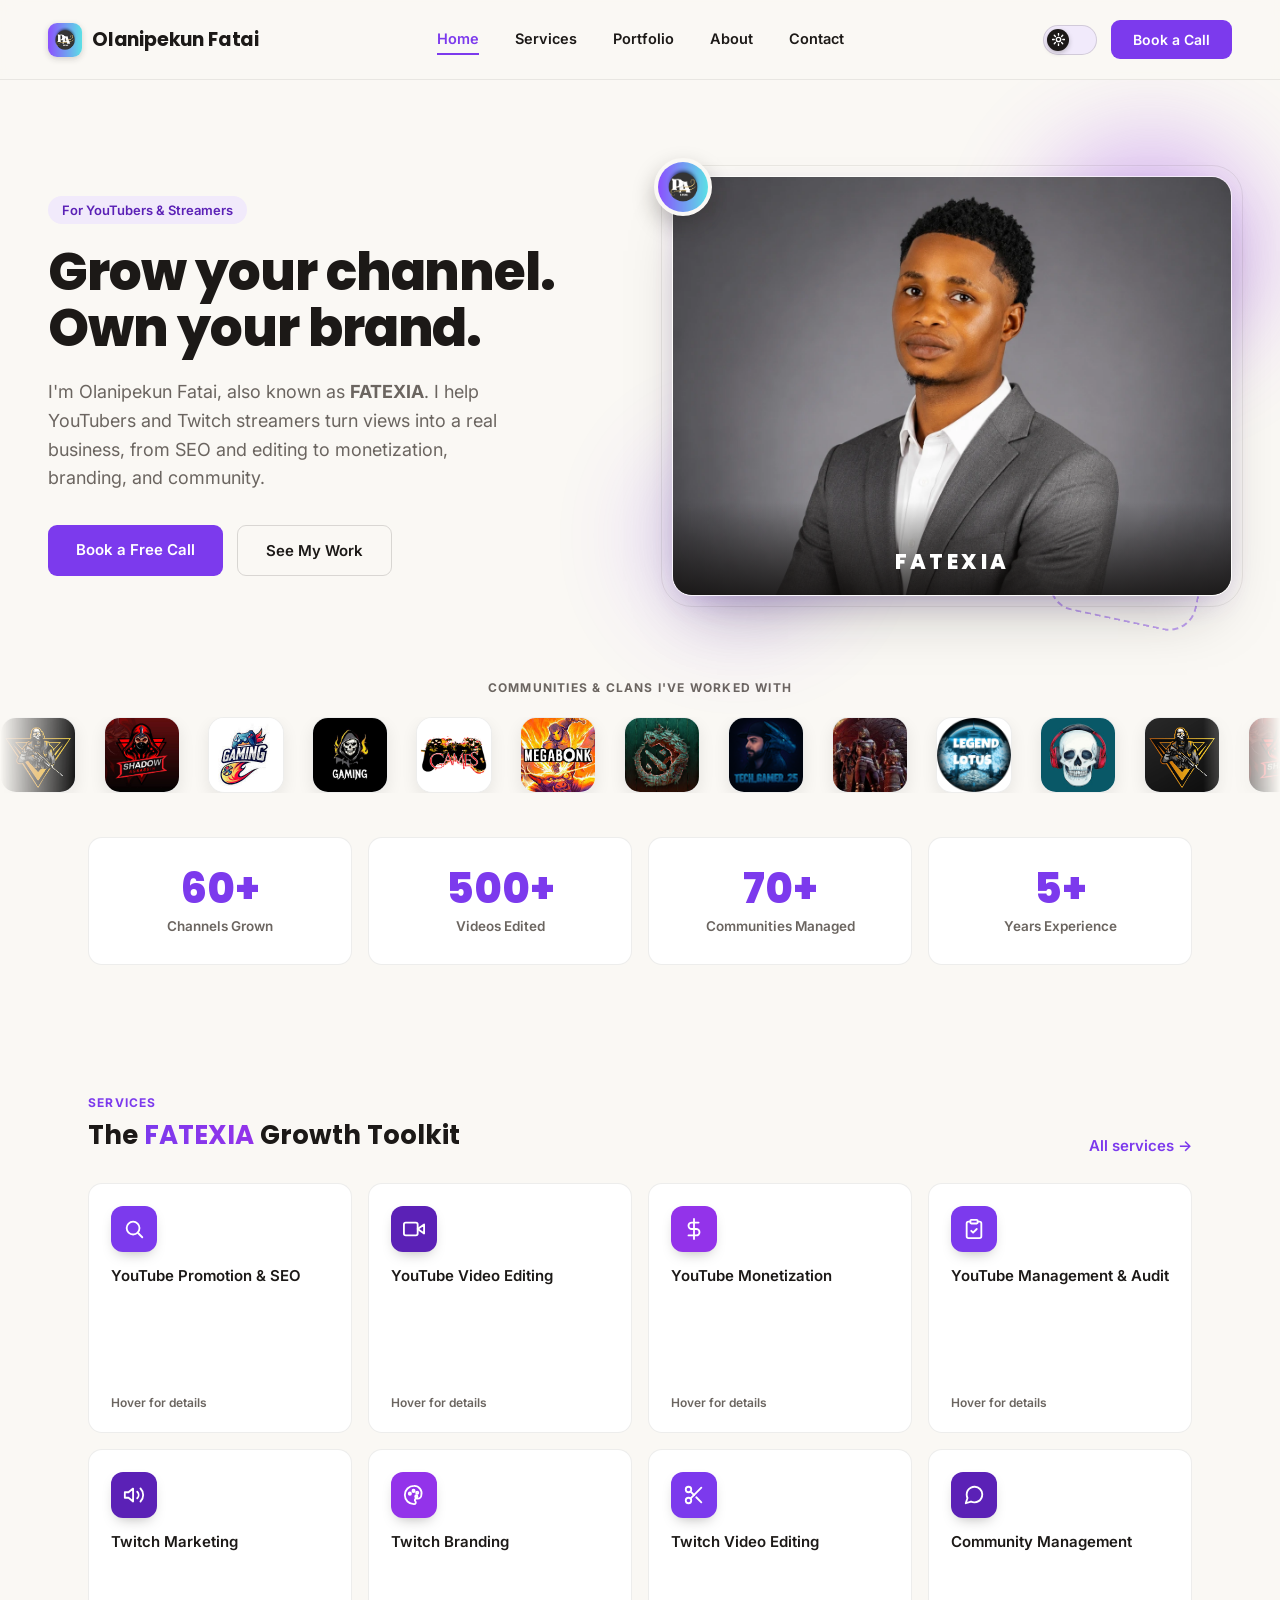
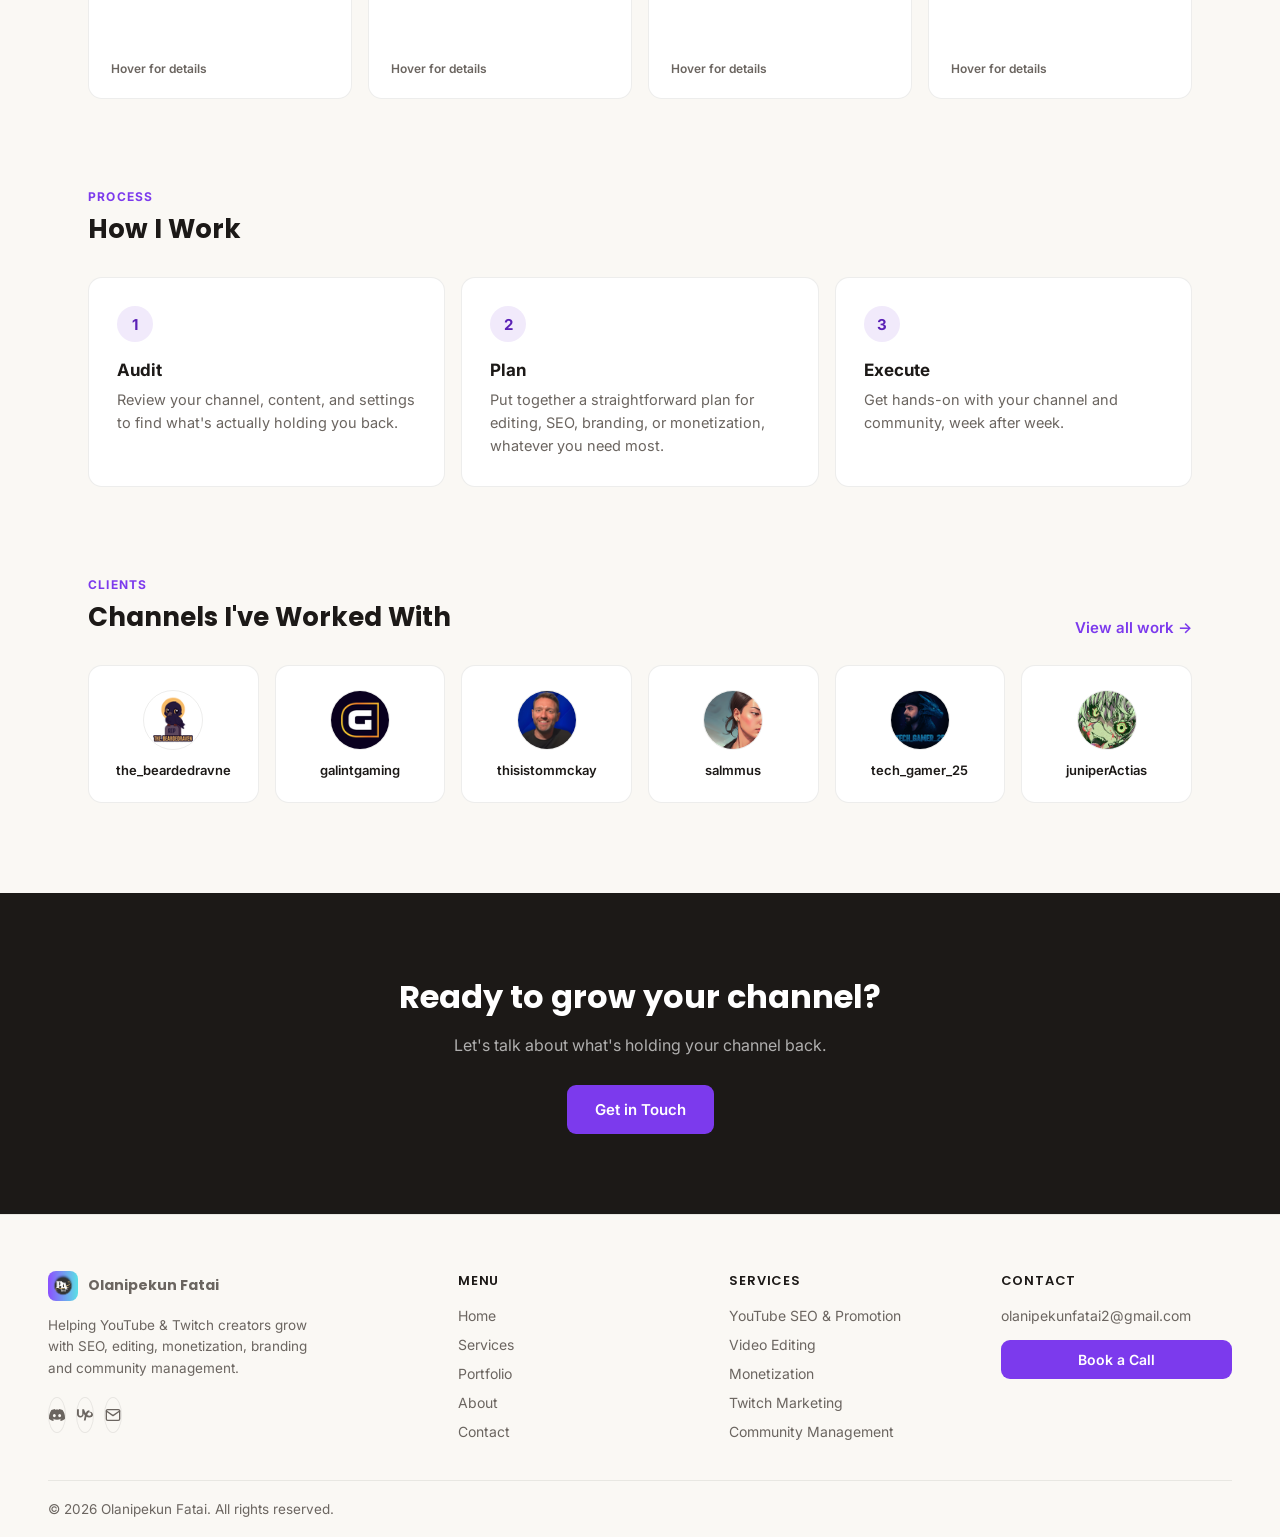
<file: fatexiasite/site/index.html>
<!DOCTYPE html>
<html lang="en">
<head>
<script>
  (function () {
    try {
      if (localStorage.getItem('fatexia-theme') === 'dark') {
        document.documentElement.setAttribute('data-theme', 'dark');
      }
    } catch (e) {}
  })();
</script>
<meta charset="utf-8">
<meta name="viewport" content="width=device-width, initial-scale=1">
<title>Olanipekun Fatai | YouTube &amp; Twitch Growth</title>
<meta name="description" content="I help YouTubers and Twitch streamers turn views into a real business: SEO, editing, monetization, branding, and community management.">
<link rel="icon" href="images/favicon.ico" sizes="any">
<link rel="icon" type="image/png" sizes="32x32" href="images/favicon-32x32.png">
<link rel="icon" type="image/png" sizes="16x16" href="images/favicon-16x16.png">
<link rel="apple-touch-icon" href="images/apple-touch-icon.png">
<link rel="preconnect" href="https://fonts.googleapis.com">
<link rel="preconnect" href="https://fonts.gstatic.com" crossorigin>
<link href="https://fonts.googleapis.com/css2?family=Poppins:wght@500;600;700;800&family=Inter:wght@400;500;600&display=swap" rel="stylesheet">
<link rel="stylesheet" href="css/style.css">
</head>
<body>

<nav class="site-nav">
  <a class="site-nav__brand" href="index.html"><img class="site-nav__logo" src="images/logo.webp" alt="Fatexia logo">Olanipekun Fatai</a>
  <div class="site-nav__links">
    <a class="nav-link active" href="index.html">Home</a>
    <a class="nav-link" href="services.html">Services</a>
    <a class="nav-link" href="portfolio.html">Portfolio</a>
    <a class="nav-link" href="about.html">About</a>
    <a class="nav-link" href="contact.html">Contact</a>
  </div>
  <div class="site-nav__actions">
    <button class="theme-toggle" id="theme-toggle" type="button" aria-label="Toggle black-and-white mode" aria-pressed="false">
    <span class="theme-toggle__thumb">
      <svg class="theme-toggle__icon theme-toggle__icon--sun" viewBox="0 0 24 24" fill="none" stroke="currentColor" stroke-width="2.5" stroke-linecap="round" stroke-linejoin="round"><circle cx="12" cy="12" r="4"></circle><line x1="12" y1="1" x2="12" y2="4"></line><line x1="12" y1="20" x2="12" y2="23"></line><line x1="4.2" y1="4.2" x2="6.3" y2="6.3"></line><line x1="17.7" y1="17.7" x2="19.8" y2="19.8"></line><line x1="1" y1="12" x2="4" y2="12"></line><line x1="20" y1="12" x2="23" y2="12"></line><line x1="4.2" y1="19.8" x2="6.3" y2="17.7"></line><line x1="17.7" y1="6.3" x2="19.8" y2="4.2"></line></svg>
      <svg class="theme-toggle__icon theme-toggle__icon--moon" viewBox="0 0 24 24" fill="currentColor"><path d="M21 12.79A9 9 0 1111.21 3 7 7 0 0021 12.79z"></path></svg>
    </span>
  </button>
    <a class="btn btn-primary btn-primary--nav" href="contact.html">Book a Call</a>
  </div>
</nav>

<section class="hero">
  <div class="hero__content">
    <div class="hero__badge">For YouTubers &amp; Streamers</div>
    <h1 class="hero__title">Grow your channel. Own your brand.</h1>
    <p class="hero__text">I'm Olanipekun Fatai, also known as <strong>FATEXIA</strong>. I help YouTubers and Twitch streamers turn views into a real business, from SEO and editing to monetization, branding, and community.</p>
    <div class="hero__actions">
      <a class="btn btn-primary" href="contact.html">Book a Free Call</a>
      <a class="btn-outline" href="portfolio.html">See My Work</a>
    </div>
  </div>
  <div class="hero__media">
    <div class="hero__accent-ring"></div>
    <div class="hero__photo-frame">
      <img class="hero__photo" src="images/founder.webp" alt="Olanipekun Fatai, founder">
      <div class="hero__photo-caption">FATEXIA</div>
    </div>
    <div class="hero__badge-float">
      <img src="images/logo.webp" alt="Fatexia logo">
    </div>
  </div>
</section>

<section class="logo-marquee-section">
  <div class="logo-marquee-section__label">Communities &amp; Clans I've Worked With</div>
  <div class="logo-marquee">
    <div class="logo-marquee__track">
      <div class="logo-marquee__item">
        <img src="images/community/community-logo-1.jpeg" alt="Gaming community logo" loading="lazy">
      </div>
      <div class="logo-marquee__item">
        <img src="images/community/community-logo-2.jpeg" alt="Shadow Assassin community logo" loading="lazy">
      </div>
      <div class="logo-marquee__item">
        <img src="images/community/community-logo-3.jpeg" alt="Gaming community logo" loading="lazy">
      </div>
      <div class="logo-marquee__item">
        <img src="images/community/community-logo-4.jpeg" alt="Gaming community logo" loading="lazy">
      </div>
      <div class="logo-marquee__item">
        <img src="images/community/community-logo-5.png" alt="Games community logo" loading="lazy">
      </div>
      <div class="logo-marquee__item">
        <img src="images/community/community-logo-6.jpeg" alt="Megabonk community logo" loading="lazy">
      </div>
      <div class="logo-marquee__item">
        <img src="images/community/community-logo-7.webp" alt="Gaming clan emblem" loading="lazy">
      </div>
      <div class="logo-marquee__item">
        <img src="images/community/community-logo-8.png" alt="Tech_Gamer_25 avatar" loading="lazy">
      </div>
      <div class="logo-marquee__item">
        <img src="images/community/community-logo-9.jpeg" alt="Gaming community artwork" loading="lazy">
      </div>
      <div class="logo-marquee__item">
        <img src="images/community/community-logo-10.png" alt="Legend Lotus community logo" loading="lazy">
      </div>
      <div class="logo-marquee__item">
        <img src="images/community/community-logo-11.jpeg" alt="Gaming community logo" loading="lazy">
      </div>
      <div class="logo-marquee__item" aria-hidden="true">
        <img src="images/community/community-logo-1.jpeg" alt="Gaming community logo" loading="lazy">
      </div>
      <div class="logo-marquee__item" aria-hidden="true">
        <img src="images/community/community-logo-2.jpeg" alt="Shadow Assassin community logo" loading="lazy">
      </div>
      <div class="logo-marquee__item" aria-hidden="true">
        <img src="images/community/community-logo-3.jpeg" alt="Gaming community logo" loading="lazy">
      </div>
      <div class="logo-marquee__item" aria-hidden="true">
        <img src="images/community/community-logo-4.jpeg" alt="Gaming community logo" loading="lazy">
      </div>
      <div class="logo-marquee__item" aria-hidden="true">
        <img src="images/community/community-logo-5.png" alt="Games community logo" loading="lazy">
      </div>
      <div class="logo-marquee__item" aria-hidden="true">
        <img src="images/community/community-logo-6.jpeg" alt="Megabonk community logo" loading="lazy">
      </div>
      <div class="logo-marquee__item" aria-hidden="true">
        <img src="images/community/community-logo-7.webp" alt="Gaming clan emblem" loading="lazy">
      </div>
      <div class="logo-marquee__item" aria-hidden="true">
        <img src="images/community/community-logo-8.png" alt="Tech_Gamer_25 avatar" loading="lazy">
      </div>
      <div class="logo-marquee__item" aria-hidden="true">
        <img src="images/community/community-logo-9.jpeg" alt="Gaming community artwork" loading="lazy">
      </div>
      <div class="logo-marquee__item" aria-hidden="true">
        <img src="images/community/community-logo-10.png" alt="Legend Lotus community logo" loading="lazy">
      </div>
      <div class="logo-marquee__item" aria-hidden="true">
        <img src="images/community/community-logo-11.jpeg" alt="Gaming community logo" loading="lazy">
      </div>
    </div>
  </div>
</section>

<section class="container section section--tight-top">
  <div class="stats-grid">
    <div class="stat-card">
      <div class="stat-card__number" data-count="60" data-suffix="+">0</div>
      <div class="stat-card__label">Channels Grown</div>
    </div>
    <div class="stat-card">
      <div class="stat-card__number" data-count="500" data-suffix="+">0</div>
      <div class="stat-card__label">Videos Edited</div>
    </div>
    <div class="stat-card">
      <div class="stat-card__number" data-count="70" data-suffix="+">0</div>
      <div class="stat-card__label">Communities Managed</div>
    </div>
    <div class="stat-card">
      <div class="stat-card__number" data-count="5" data-suffix="+">0</div>
      <div class="stat-card__label">Years Experience</div>
    </div>
  </div>
</section>

<section class="container section">
  <div class="section-header">
    <div>
      <div class="section-eyebrow">Services</div>
      <h2>The <span class="gradient-text">FATEXIA</span> Growth Toolkit</h2>
    </div>
    <a class="btn-link" href="services.html">All services →</a>
  </div>
  <div class="services-grid">
    <div class="flip-card">
      <div class="flip-card__inner">
        <div class="flip-card__face flip-card__face--front">
          <div class="service-card__dot" style="background:#7C3AED"><svg viewBox="0 0 24 24" fill="none" stroke="#fff" stroke-width="2" stroke-linecap="round" stroke-linejoin="round"><circle cx="11" cy="11" r="7"></circle><line x1="21" y1="21" x2="16.65" y2="16.65"></line></svg></div>
          <div class="service-card__title">YouTube Promotion &amp; SEO</div>
          <div class="flip-card__hint">Hover for details</div>
        </div>
        <div class="flip-card__face flip-card__face--back">
          <div class="flip-card__back-desc">Better titles, tags, and thumbnails so the right viewers actually find your videos.</div>
          <div class="flip-card__list-label">What's included</div>
          <ul class="flip-card__list">
            <li>Keyword &amp; competitor research</li>
            <li>Optimized titles, tags &amp; descriptions</li>
          </ul>
          <a class="flip-card__link" href="services.html">Learn more →</a>
        </div>
      </div>
    </div>
    <div class="flip-card">
      <div class="flip-card__inner">
        <div class="flip-card__face flip-card__face--front">
          <div class="service-card__dot" style="background:#5B21B6"><svg viewBox="0 0 24 24" fill="none" stroke="#fff" stroke-width="2" stroke-linecap="round" stroke-linejoin="round"><polygon points="23 7 16 12 23 17 23 7"></polygon><rect x="1" y="5" width="15" height="14" rx="2" ry="2"></rect></svg></div>
          <div class="service-card__title">YouTube Video Editing</div>
          <div class="flip-card__hint">Hover for details</div>
        </div>
        <div class="flip-card__face flip-card__face--back">
          <div class="flip-card__back-desc">Clean, watchable edits that keep people around for the whole video.</div>
          <div class="flip-card__list-label">What's included</div>
          <ul class="flip-card__list">
            <li>Retention-focused pacing &amp; cuts</li>
            <li>Captions, sound design &amp; graphics</li>
          </ul>
          <a class="flip-card__link" href="services.html">Learn more →</a>
        </div>
      </div>
    </div>
    <div class="flip-card">
      <div class="flip-card__inner">
        <div class="flip-card__face flip-card__face--front">
          <div class="service-card__dot" style="background:#9333EA"><svg viewBox="0 0 24 24" fill="none" stroke="#fff" stroke-width="2" stroke-linecap="round" stroke-linejoin="round"><line x1="12" y1="1" x2="12" y2="23"></line><path d="M17 5H9.5a3.5 3.5 0 000 7h5a3.5 3.5 0 010 7H6"></path></svg></div>
          <div class="service-card__title">YouTube Monetization</div>
          <div class="flip-card__hint">Hover for details</div>
        </div>
        <div class="flip-card__face flip-card__face--back">
          <div class="flip-card__back-desc">Set up and optimize the revenue streams available to your channel.</div>
          <div class="flip-card__list-label">What's included</div>
          <ul class="flip-card__list">
            <li>Ad revenue &amp; Partner Program setup</li>
            <li>Memberships, Super Thanks &amp; Shopping</li>
          </ul>
          <a class="flip-card__link" href="services.html">Learn more →</a>
        </div>
      </div>
    </div>
    <div class="flip-card">
      <div class="flip-card__inner">
        <div class="flip-card__face flip-card__face--front">
          <div class="service-card__dot" style="background:#7C3AED"><svg viewBox="0 0 24 24" fill="none" stroke="#fff" stroke-width="2" stroke-linecap="round" stroke-linejoin="round"><path d="M16 4h2a2 2 0 012 2v14a2 2 0 01-2 2H6a2 2 0 01-2-2V6a2 2 0 012-2h2"></path><rect x="8" y="2" width="8" height="4" rx="1" ry="1"></rect><polyline points="9 14 11 16 15 12"></polyline></svg></div>
          <div class="service-card__title">YouTube Management &amp; Audit</div>
          <div class="flip-card__hint">Hover for details</div>
        </div>
        <div class="flip-card__face flip-card__face--back">
          <div class="flip-card__back-desc">A full review of your channel plus ongoing upload and strategy support.</div>
          <div class="flip-card__list-label">What's included</div>
          <ul class="flip-card__list">
            <li>Full channel &amp; content audit</li>
            <li>Upload calendar &amp; content strategy</li>
          </ul>
          <a class="flip-card__link" href="services.html">Learn more →</a>
        </div>
      </div>
    </div>
    <div class="flip-card">
      <div class="flip-card__inner">
        <div class="flip-card__face flip-card__face--front">
          <div class="service-card__dot" style="background:#5B21B6"><svg viewBox="0 0 24 24" fill="none" stroke="#fff" stroke-width="2" stroke-linecap="round" stroke-linejoin="round"><polygon points="11 5 6 9 2 9 2 15 6 15 11 19 11 5"></polygon><path d="M15.54 8.46a5 5 0 010 7.07"></path><path d="M19.07 4.93a10 10 0 010 14.14"></path></svg></div>
          <div class="service-card__title">Twitch Marketing</div>
          <div class="flip-card__hint">Hover for details</div>
        </div>
        <div class="flip-card__face flip-card__face--back">
          <div class="flip-card__back-desc">Grow your live audience with a plan for discovery, raids, and cross-promotion.</div>
          <div class="flip-card__list-label">What's included</div>
          <ul class="flip-card__list">
            <li>Discovery &amp; category optimization</li>
            <li>Raid, host &amp; collab strategy</li>
          </ul>
          <a class="flip-card__link" href="services.html">Learn more →</a>
        </div>
      </div>
    </div>
    <div class="flip-card">
      <div class="flip-card__inner">
        <div class="flip-card__face flip-card__face--front">
          <div class="service-card__dot" style="background:#9333EA"><svg viewBox="0 0 24 24" fill="none" stroke="#fff" stroke-width="2" stroke-linecap="round" stroke-linejoin="round"><path d="M12 2a10 10 0 000 20 2 2 0 001.4-3.4 1.5 1.5 0 011.1-2.6H16a4 4 0 004-4 8 8 0 00-8-10z"></path><circle cx="7.5" cy="10.5" r="1.2"></circle><circle cx="11.5" cy="7.5" r="1.2"></circle><circle cx="15.5" cy="9.5" r="1.2"></circle><circle cx="14.5" cy="13.5" r="1.2"></circle></svg></div>
          <div class="service-card__title">Twitch Branding</div>
          <div class="flip-card__hint">Hover for details</div>
        </div>
        <div class="flip-card__face flip-card__face--back">
          <div class="flip-card__back-desc">Overlays, panels, and a look that feels consistent across your whole channel.</div>
          <div class="flip-card__list-label">What's included</div>
          <ul class="flip-card__list">
            <li>Custom overlays &amp; stream panels</li>
            <li>Emotes, badges &amp; alerts</li>
          </ul>
          <a class="flip-card__link" href="services.html">Learn more →</a>
        </div>
      </div>
    </div>
    <div class="flip-card">
      <div class="flip-card__inner">
        <div class="flip-card__face flip-card__face--front">
          <div class="service-card__dot" style="background:#7C3AED"><svg viewBox="0 0 24 24" fill="none" stroke="#fff" stroke-width="2" stroke-linecap="round" stroke-linejoin="round"><circle cx="6" cy="6" r="3"></circle><circle cx="6" cy="18" r="3"></circle><line x1="20" y1="4" x2="8.12" y2="15.88"></line><line x1="14.47" y1="14.48" x2="20" y2="20"></line><line x1="8.12" y1="8.12" x2="12" y2="12"></line></svg></div>
          <div class="service-card__title">Twitch Video Editing</div>
          <div class="flip-card__hint">Hover for details</div>
        </div>
        <div class="flip-card__face flip-card__face--back">
          <div class="flip-card__back-desc">Turn your best stream moments into clips and highlight reels.</div>
          <div class="flip-card__list-label">What's included</div>
          <ul class="flip-card__list">
            <li>VOD &amp; highlight reel edits</li>
            <li>Short-form clips for TikTok/Reels</li>
          </ul>
          <a class="flip-card__link" href="services.html">Learn more →</a>
        </div>
      </div>
    </div>
    <div class="flip-card">
      <div class="flip-card__inner">
        <div class="flip-card__face flip-card__face--front">
          <div class="service-card__dot" style="background:#5B21B6"><svg viewBox="0 0 24 24" fill="none" stroke="#fff" stroke-width="2" stroke-linecap="round" stroke-linejoin="round"><path d="M21 11.5a8.38 8.38 0 01-.9 3.8 8.5 8.5 0 01-7.6 4.7 8.38 8.38 0 01-3.8-.9L3 21l1.9-5.7a8.38 8.38 0 01-.9-3.8 8.5 8.5 0 014.7-7.6 8.38 8.38 0 013.8-.9h.5a8.48 8.48 0 018 8v.5z"></path></svg></div>
          <div class="service-card__title">Community Management</div>
          <div class="flip-card__hint">Hover for details</div>
        </div>
        <div class="flip-card__face flip-card__face--back">
          <div class="flip-card__back-desc">Keeping your comments, DMs, and Discord friendly, active, and on-brand every day.</div>
          <div class="flip-card__list-label">What's included</div>
          <ul class="flip-card__list">
            <li>Daily comment &amp; DM replies</li>
            <li>Discord setup &amp; moderation</li>
          </ul>
          <a class="flip-card__link" href="services.html">Learn more →</a>
        </div>
      </div>
    </div>
  </div>
</section>

<section class="container section section--tight-top">
  <div class="section-header">
    <div>
      <div class="section-eyebrow">Process</div>
      <h2>How I Work</h2>
    </div>
  </div>
  <div class="process-grid">
    <div class="process-card">
      <div class="process-card__num">1</div>
      <div class="process-card__title">Audit</div>
      <div class="process-card__desc">Review your channel, content, and settings to find what's actually holding you back.</div>
    </div>
    <div class="process-card">
      <div class="process-card__num">2</div>
      <div class="process-card__title">Plan</div>
      <div class="process-card__desc">Put together a straightforward plan for editing, SEO, branding, or monetization, whatever you need most.</div>
    </div>
    <div class="process-card">
      <div class="process-card__num">3</div>
      <div class="process-card__title">Execute</div>
      <div class="process-card__desc">Get hands-on with your channel and community, week after week.</div>
    </div>
  </div>
</section>

<section class="container section section--tight-top">
  <div class="section-header">
    <div>
      <div class="section-eyebrow">Clients</div>
      <h2>Channels I've Worked With</h2>
    </div>
    <a class="btn-link" href="portfolio.html">View all work →</a>
  </div>
  <div class="clients-grid">
    <div class="client-card">
      <img class="client-card__avatar" src="images/clients/client-1-beardedravne.png" alt="the_beardedravne avatar">
      <div class="client-card__name">the_beardedravne</div>
    </div>
    <div class="client-card">
      <img class="client-card__avatar" src="images/clients/client-2-galintgaming.png" alt="galintgaming avatar">
      <div class="client-card__name">galintgaming</div>
    </div>
    <div class="client-card">
      <img class="client-card__avatar" src="images/clients/client-3-thisistommckay.png" alt="thisistommckay avatar">
      <div class="client-card__name">thisistommckay</div>
    </div>
    <div class="client-card">
      <img class="client-card__avatar" src="images/clients/client-4-salmmus.png" alt="salmmus avatar">
      <div class="client-card__name">salmmus</div>
    </div>
    <div class="client-card">
      <img class="client-card__avatar" src="images/clients/client-5-techgamer25.png" alt="tech_gamer_25 avatar">
      <div class="client-card__name">tech_gamer_25</div>
    </div>
    <div class="client-card">
      <img class="client-card__avatar" src="images/clients/client-6-juniperactias.png" alt="juniperActias avatar">
      <div class="client-card__name">juniperActias</div>
    </div>
  </div>
</section>

<section class="cta">
  <h2>Ready to grow your channel?</h2>
  <p>Let's talk about what's holding your channel back.</p>
  <a class="btn btn-primary" href="contact.html">Get in Touch</a>
</section>

<script>
  document.querySelectorAll('.flip-card__face--front').forEach(function (front) {
    front.addEventListener('click', function () {
      front.closest('.flip-card').classList.toggle('is-flipped');
    });
  });

  (function () {
    function animateCount(el) {
      var target = parseInt(el.dataset.count, 10);
      var suffix = el.dataset.suffix || '';
      var duration = 1400;
      var start = null;

      function step(ts) {
        if (!start) start = ts;
        var progress = Math.min((ts - start) / duration, 1);
        var eased = 1 - Math.pow(1 - progress, 3);
        el.textContent = Math.floor(eased * target) + suffix;
        if (progress < 1) requestAnimationFrame(step);
        else el.textContent = target + suffix;
      }
      requestAnimationFrame(step);
    }

    var counters = document.querySelectorAll('.stat-card__number');
    if ('IntersectionObserver' in window) {
      var observer = new IntersectionObserver(function (entries) {
        entries.forEach(function (entry) {
          if (entry.isIntersecting) {
            animateCount(entry.target);
            observer.unobserve(entry.target);
          }
        });
      }, { threshold: 0.4 });
      counters.forEach(function (el) { observer.observe(el); });
    } else {
      counters.forEach(function (el) { animateCount(el); });
    }
  })();
</script>

<script>
  (function () {
    var root = document.documentElement;
    var toggle = document.getElementById('theme-toggle');
    if (!toggle) return;

    function syncToggleState() {
      toggle.setAttribute('aria-pressed', root.getAttribute('data-theme') === 'dark' ? 'true' : 'false');
    }
    syncToggleState();

    toggle.addEventListener('click', function () {
      if (root.getAttribute('data-theme') === 'dark') {
        root.removeAttribute('data-theme');
        try { localStorage.setItem('fatexia-theme', 'light'); } catch (e) {}
      } else {
        root.setAttribute('data-theme', 'dark');
        try { localStorage.setItem('fatexia-theme', 'dark'); } catch (e) {}
      }
      syncToggleState();
    });
  })();
</script>

<footer class="site-footer">
  <div class="site-footer__inner">
    <div class="site-footer__col site-footer__col--brand">
      <a class="site-footer__brand" href="index.html"><img class="site-footer__logo" src="images/logo.webp" alt="Fatexia logo">Olanipekun Fatai</a>
      <p class="site-footer__tagline">Helping YouTube &amp; Twitch creators grow with SEO, editing, monetization, branding and community management.</p>
      <div class="site-footer__social">
        <a href="#" aria-label="Discord: fatexia" title="Discord: fatexia"><svg viewBox="0 0 24 24" fill="currentColor"><path d="M20.317 4.3698a19.7913 19.7913 0 00-4.8851-1.5152.0741.0741 0 00-.0785.0371c-.211.3753-.4447.8648-.6083 1.2495-1.8447-.2762-3.68-.2762-5.4868 0-.1636-.3933-.4058-.8742-.6177-1.2495a.077.077 0 00-.0785-.037 19.7363 19.7363 0 00-4.8852 1.515.0699.0699 0 00-.0321.0277C.5334 9.0458-.319 13.5799.0992 18.0578a.0824.0824 0 00.0312.0561c2.0528 1.5076 4.0413 2.4228 5.9929 3.0294a.0777.0777 0 00.0842-.0276c.4616-.6304.8731-1.2952 1.226-1.9942a.076.076 0 00-.0416-.1057c-.6528-.2476-1.2743-.5495-1.8722-.8923a.077.077 0 01-.0076-.1277c.1258-.0943.2517-.1923.3718-.2914a.0743.0743 0 01.0776-.0105c3.9278 1.7933 8.18 1.7933 12.0614 0a.0739.0739 0 01.0785.0095c.1202.099.246.1981.3728.2924a.077.077 0 01-.0066.1276 12.2986 12.2986 0 01-1.873.8914.0766.0766 0 00-.0407.1067c.3604.698.7719 1.3628 1.225 1.9932a.076.076 0 00.0842.0286c1.961-.6067 3.9495-1.5219 6.0023-3.0294a.077.077 0 00.0313-.0552c.5004-5.177-.8382-9.6739-3.5485-13.6604a.061.061 0 00-.0312-.0286zM8.02 15.3312c-1.1825 0-2.1569-1.0857-2.1569-2.419 0-1.3332.9555-2.419 2.157-2.419 1.2108 0 2.1757 1.0952 2.1568 2.419 0 1.3332-.9555 2.419-2.1569 2.419zm7.9748 0c-1.1825 0-2.1569-1.0857-2.1569-2.419 0-1.3332.9554-2.419 2.1569-2.419 1.2108 0 2.1757 1.0952 2.1568 2.419 0 1.3332-.946 2.419-2.1568 2.419Z"></path></svg></a>
        <a href="https://www.upwork.com/freelancers/~013f538210e266b35d?mp_source=share" target="_blank" rel="noopener" aria-label="Upwork"><svg viewBox="0 0 24 24" fill="currentColor"><path d="M18.561 13.158c-1.102 0-2.135-.467-3.074-1.227l.228-1.076.008-.042c.207-1.143.849-3.06 2.839-3.06 1.492 0 2.703 1.212 2.703 2.703-.001 1.489-1.212 2.702-2.704 2.702zm0-8.14c-2.539 0-4.51 1.649-5.31 4.366-1.222-1.834-2.155-4.03-2.699-5.884H7.87v7.352c-.002 1.398-1.14 2.532-2.54 2.532-1.399 0-2.537-1.136-2.537-2.535V3.5H0v7.347c0 2.75 2.235 5.03 4.985 5.03 2.75 0 4.985-2.28 4.985-5.03v-1.23c.489 1.02 1.09 2.049 1.822 2.958l-1.596 7.514h2.768l1.161-5.466c1.148.734 2.472 1.177 3.973 1.177C22.194 15.8 24 13.995 24 11.585c0-2.412-1.806-4.567-4.32-4.567l-1.119.001z"></path></svg></a>
        <a href="mailto:olanipekunfatai2@gmail.com" aria-label="Email"><svg viewBox="0 0 24 24" fill="none" stroke="currentColor" stroke-width="2" stroke-linecap="round" stroke-linejoin="round"><path d="M4 4h16c1.1 0 2 .9 2 2v12c0 1.1-.9 2-2 2H4c-1.1 0-2-.9-2-2V6c0-1.1.9-2 2-2z"></path><polyline points="22,6 12,13 2,6"></polyline></svg></a>
      </div>
    </div>
    <div class="site-footer__col">
      <div class="site-footer__col-title">Menu</div>
      <a href="index.html">Home</a>
      <a href="services.html">Services</a>
      <a href="portfolio.html">Portfolio</a>
      <a href="about.html">About</a>
      <a href="contact.html">Contact</a>
    </div>
    <div class="site-footer__col">
      <div class="site-footer__col-title">Services</div>
      <a href="services.html">YouTube SEO &amp; Promotion</a>
      <a href="services.html">Video Editing</a>
      <a href="services.html">Monetization</a>
      <a href="services.html">Twitch Marketing</a>
      <a href="services.html">Community Management</a>
    </div>
    <div class="site-footer__col">
      <div class="site-footer__col-title">Contact</div>
      <a href="mailto:olanipekunfatai2@gmail.com">olanipekunfatai2@gmail.com</a>
      <a class="btn btn-primary btn-primary--nav site-footer__cta" href="contact.html">Book a Call</a>
    </div>
  </div>
  <div class="site-footer__bottom">
    <div class="site-footer__copy">© 2026 Olanipekun Fatai. All rights reserved.</div>
  </div>
</footer>

</body>
</html>
</file>
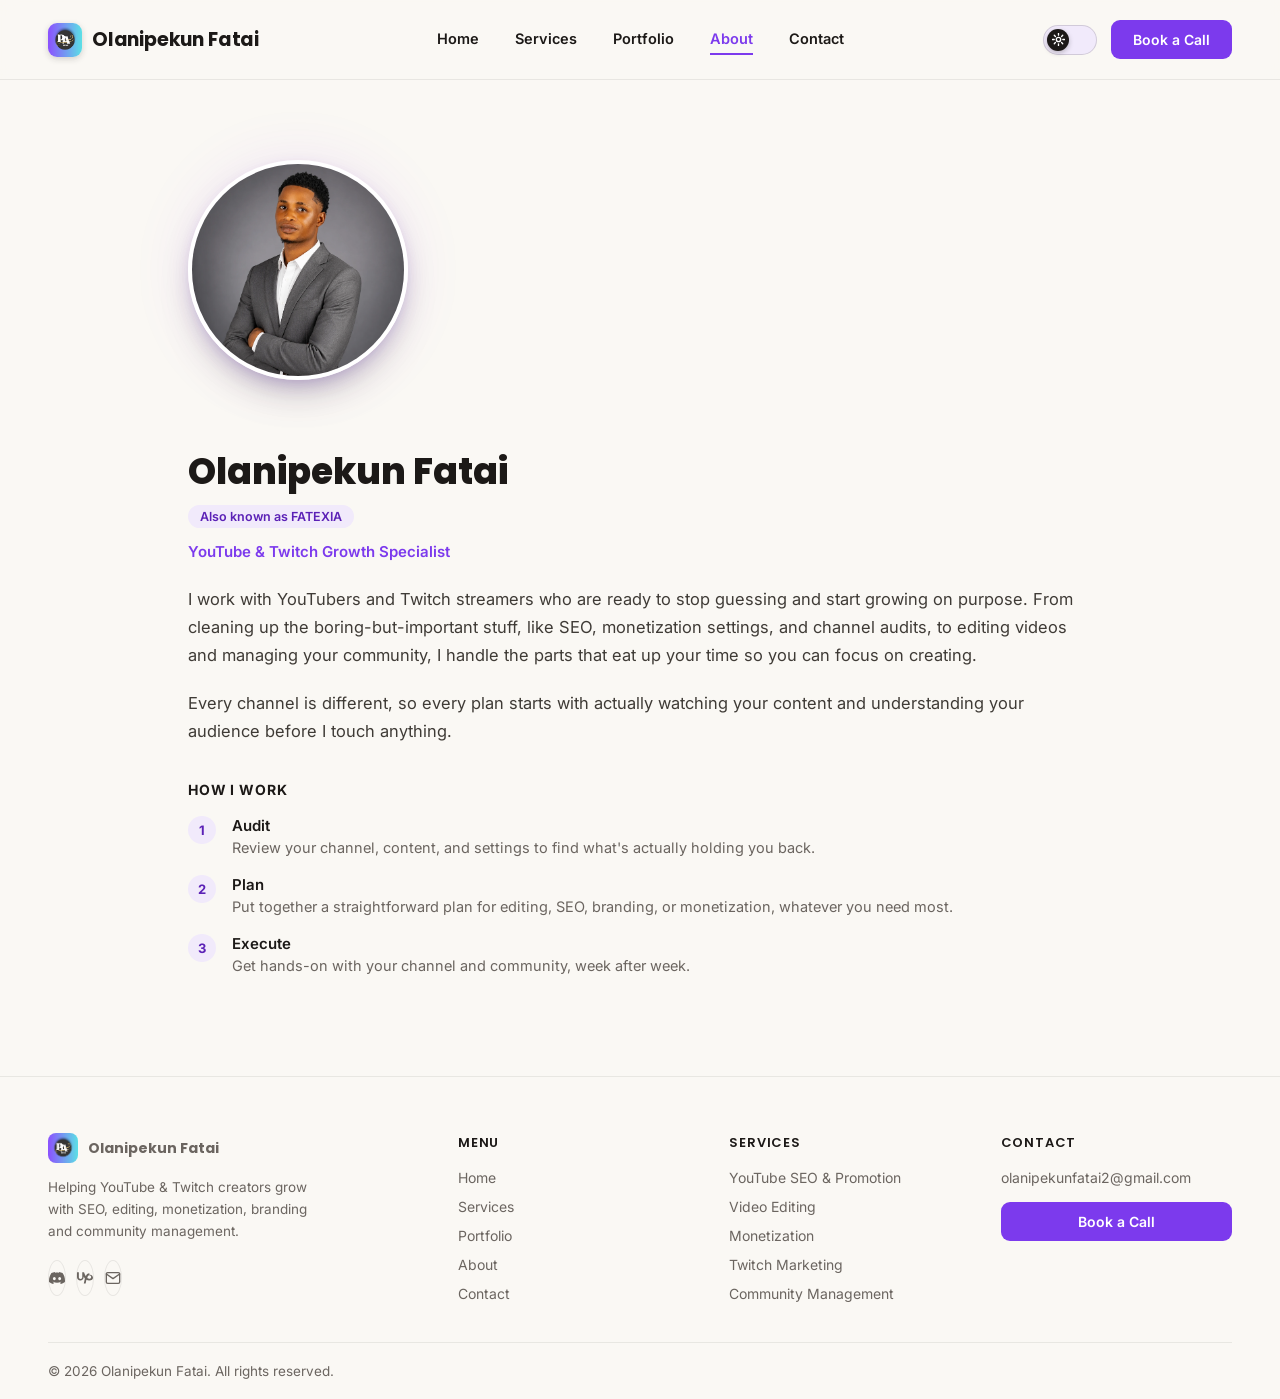
<file: fatexiasite/site/about.html>
<!DOCTYPE html>
<html lang="en">
<head>
<script>
  (function () {
    try {
      if (localStorage.getItem('fatexia-theme') === 'dark') {
        document.documentElement.setAttribute('data-theme', 'dark');
      }
    } catch (e) {}
  })();
</script>
<meta charset="utf-8">
<meta name="viewport" content="width=device-width, initial-scale=1">
<title>About | Olanipekun Fatai</title>
<meta name="description" content="YouTube & Twitch Growth Specialist: audit, plan, and hands-on execution for creators who want to grow on purpose.">
<link rel="icon" href="images/favicon.ico" sizes="any">
<link rel="icon" type="image/png" sizes="32x32" href="images/favicon-32x32.png">
<link rel="icon" type="image/png" sizes="16x16" href="images/favicon-16x16.png">
<link rel="apple-touch-icon" href="images/apple-touch-icon.png">
<link rel="preconnect" href="https://fonts.googleapis.com">
<link rel="preconnect" href="https://fonts.gstatic.com" crossorigin>
<link href="https://fonts.googleapis.com/css2?family=Poppins:wght@500;600;700;800&family=Inter:wght@400;500;600&display=swap" rel="stylesheet">
<link rel="stylesheet" href="css/style.css">
</head>
<body>

<nav class="site-nav">
  <a class="site-nav__brand" href="index.html"><img class="site-nav__logo" src="images/logo.webp" alt="Fatexia logo">Olanipekun Fatai</a>
  <div class="site-nav__links">
    <a class="nav-link" href="index.html">Home</a>
    <a class="nav-link" href="services.html">Services</a>
    <a class="nav-link" href="portfolio.html">Portfolio</a>
    <a class="nav-link active" href="about.html">About</a>
    <a class="nav-link" href="contact.html">Contact</a>
  </div>
  <div class="site-nav__actions">
    <button class="theme-toggle" id="theme-toggle" type="button" aria-label="Toggle black-and-white mode" aria-pressed="false">
    <span class="theme-toggle__thumb">
      <svg class="theme-toggle__icon theme-toggle__icon--sun" viewBox="0 0 24 24" fill="none" stroke="currentColor" stroke-width="2.5" stroke-linecap="round" stroke-linejoin="round"><circle cx="12" cy="12" r="4"></circle><line x1="12" y1="1" x2="12" y2="4"></line><line x1="12" y1="20" x2="12" y2="23"></line><line x1="4.2" y1="4.2" x2="6.3" y2="6.3"></line><line x1="17.7" y1="17.7" x2="19.8" y2="19.8"></line><line x1="1" y1="12" x2="4" y2="12"></line><line x1="20" y1="12" x2="23" y2="12"></line><line x1="4.2" y1="19.8" x2="6.3" y2="17.7"></line><line x1="17.7" y1="6.3" x2="19.8" y2="4.2"></line></svg>
      <svg class="theme-toggle__icon theme-toggle__icon--moon" viewBox="0 0 24 24" fill="currentColor"><path d="M21 12.79A9 9 0 1111.21 3 7 7 0 0021 12.79z"></path></svg>
    </span>
  </button>
    <a class="btn btn-primary btn-primary--nav" href="contact.html">Book a Call</a>
  </div>
</nav>

<main class="page-container">
  <div class="about-layout">
    <div class="about-photo-frame">
      <img class="about-photo" src="images/founder.webp" alt="Olanipekun Fatai">
    </div>
    <div>
      <h1 class="about-layout__name">Olanipekun Fatai</h1>
      <div class="about-layout__aka">Also known as FATEXIA</div>
      <div class="about-layout__role">YouTube &amp; Twitch Growth Specialist</div>
      <p>I work with YouTubers and Twitch streamers who are ready to stop guessing and start growing on purpose. From cleaning up the boring-but-important stuff, like SEO, monetization settings, and channel audits, to editing videos and managing your community, I handle the parts that eat up your time so you can focus on creating.</p>
      <p>Every channel is different, so every plan starts with actually watching your content and understanding your audience before I touch anything.</p>

      <div class="about-layout__label">How I Work</div>
      <div class="steps">
        <div class="step">
          <div class="step__num">1</div>
          <div>
            <div class="step__title">Audit</div>
            <div class="step__desc">Review your channel, content, and settings to find what's actually holding you back.</div>
          </div>
        </div>
        <div class="step">
          <div class="step__num">2</div>
          <div>
            <div class="step__title">Plan</div>
            <div class="step__desc">Put together a straightforward plan for editing, SEO, branding, or monetization, whatever you need most.</div>
          </div>
        </div>
        <div class="step">
          <div class="step__num">3</div>
          <div>
            <div class="step__title">Execute</div>
            <div class="step__desc">Get hands-on with your channel and community, week after week.</div>
          </div>
        </div>
      </div>
    </div>
  </div>
</main>

<script>
  (function () {
    var root = document.documentElement;
    var toggle = document.getElementById('theme-toggle');
    if (!toggle) return;

    function syncToggleState() {
      toggle.setAttribute('aria-pressed', root.getAttribute('data-theme') === 'dark' ? 'true' : 'false');
    }
    syncToggleState();

    toggle.addEventListener('click', function () {
      if (root.getAttribute('data-theme') === 'dark') {
        root.removeAttribute('data-theme');
        try { localStorage.setItem('fatexia-theme', 'light'); } catch (e) {}
      } else {
        root.setAttribute('data-theme', 'dark');
        try { localStorage.setItem('fatexia-theme', 'dark'); } catch (e) {}
      }
      syncToggleState();
    });
  })();
</script>

<footer class="site-footer">
  <div class="site-footer__inner">
    <div class="site-footer__col site-footer__col--brand">
      <a class="site-footer__brand" href="index.html"><img class="site-footer__logo" src="images/logo.webp" alt="Fatexia logo">Olanipekun Fatai</a>
      <p class="site-footer__tagline">Helping YouTube &amp; Twitch creators grow with SEO, editing, monetization, branding and community management.</p>
      <div class="site-footer__social">
        <a href="#" aria-label="Discord: fatexia" title="Discord: fatexia"><svg viewBox="0 0 24 24" fill="currentColor"><path d="M20.317 4.3698a19.7913 19.7913 0 00-4.8851-1.5152.0741.0741 0 00-.0785.0371c-.211.3753-.4447.8648-.6083 1.2495-1.8447-.2762-3.68-.2762-5.4868 0-.1636-.3933-.4058-.8742-.6177-1.2495a.077.077 0 00-.0785-.037 19.7363 19.7363 0 00-4.8852 1.515.0699.0699 0 00-.0321.0277C.5334 9.0458-.319 13.5799.0992 18.0578a.0824.0824 0 00.0312.0561c2.0528 1.5076 4.0413 2.4228 5.9929 3.0294a.0777.0777 0 00.0842-.0276c.4616-.6304.8731-1.2952 1.226-1.9942a.076.076 0 00-.0416-.1057c-.6528-.2476-1.2743-.5495-1.8722-.8923a.077.077 0 01-.0076-.1277c.1258-.0943.2517-.1923.3718-.2914a.0743.0743 0 01.0776-.0105c3.9278 1.7933 8.18 1.7933 12.0614 0a.0739.0739 0 01.0785.0095c.1202.099.246.1981.3728.2924a.077.077 0 01-.0066.1276 12.2986 12.2986 0 01-1.873.8914.0766.0766 0 00-.0407.1067c.3604.698.7719 1.3628 1.225 1.9932a.076.076 0 00.0842.0286c1.961-.6067 3.9495-1.5219 6.0023-3.0294a.077.077 0 00.0313-.0552c.5004-5.177-.8382-9.6739-3.5485-13.6604a.061.061 0 00-.0312-.0286zM8.02 15.3312c-1.1825 0-2.1569-1.0857-2.1569-2.419 0-1.3332.9555-2.419 2.157-2.419 1.2108 0 2.1757 1.0952 2.1568 2.419 0 1.3332-.9555 2.419-2.1569 2.419zm7.9748 0c-1.1825 0-2.1569-1.0857-2.1569-2.419 0-1.3332.9554-2.419 2.1569-2.419 1.2108 0 2.1757 1.0952 2.1568 2.419 0 1.3332-.946 2.419-2.1568 2.419Z"></path></svg></a>
        <a href="https://www.upwork.com/freelancers/~013f538210e266b35d?mp_source=share" target="_blank" rel="noopener" aria-label="Upwork"><svg viewBox="0 0 24 24" fill="currentColor"><path d="M18.561 13.158c-1.102 0-2.135-.467-3.074-1.227l.228-1.076.008-.042c.207-1.143.849-3.06 2.839-3.06 1.492 0 2.703 1.212 2.703 2.703-.001 1.489-1.212 2.702-2.704 2.702zm0-8.14c-2.539 0-4.51 1.649-5.31 4.366-1.222-1.834-2.155-4.03-2.699-5.884H7.87v7.352c-.002 1.398-1.14 2.532-2.54 2.532-1.399 0-2.537-1.136-2.537-2.535V3.5H0v7.347c0 2.75 2.235 5.03 4.985 5.03 2.75 0 4.985-2.28 4.985-5.03v-1.23c.489 1.02 1.09 2.049 1.822 2.958l-1.596 7.514h2.768l1.161-5.466c1.148.734 2.472 1.177 3.973 1.177C22.194 15.8 24 13.995 24 11.585c0-2.412-1.806-4.567-4.32-4.567l-1.119.001z"></path></svg></a>
        <a href="mailto:olanipekunfatai2@gmail.com" aria-label="Email"><svg viewBox="0 0 24 24" fill="none" stroke="currentColor" stroke-width="2" stroke-linecap="round" stroke-linejoin="round"><path d="M4 4h16c1.1 0 2 .9 2 2v12c0 1.1-.9 2-2 2H4c-1.1 0-2-.9-2-2V6c0-1.1.9-2 2-2z"></path><polyline points="22,6 12,13 2,6"></polyline></svg></a>
      </div>
    </div>
    <div class="site-footer__col">
      <div class="site-footer__col-title">Menu</div>
      <a href="index.html">Home</a>
      <a href="services.html">Services</a>
      <a href="portfolio.html">Portfolio</a>
      <a href="about.html">About</a>
      <a href="contact.html">Contact</a>
    </div>
    <div class="site-footer__col">
      <div class="site-footer__col-title">Services</div>
      <a href="services.html">YouTube SEO &amp; Promotion</a>
      <a href="services.html">Video Editing</a>
      <a href="services.html">Monetization</a>
      <a href="services.html">Twitch Marketing</a>
      <a href="services.html">Community Management</a>
    </div>
    <div class="site-footer__col">
      <div class="site-footer__col-title">Contact</div>
      <a href="mailto:olanipekunfatai2@gmail.com">olanipekunfatai2@gmail.com</a>
      <a class="btn btn-primary btn-primary--nav site-footer__cta" href="contact.html">Book a Call</a>
    </div>
  </div>
  <div class="site-footer__bottom">
    <div class="site-footer__copy">© 2026 Olanipekun Fatai. All rights reserved.</div>
  </div>
</footer>

</body>
</html>
</file>
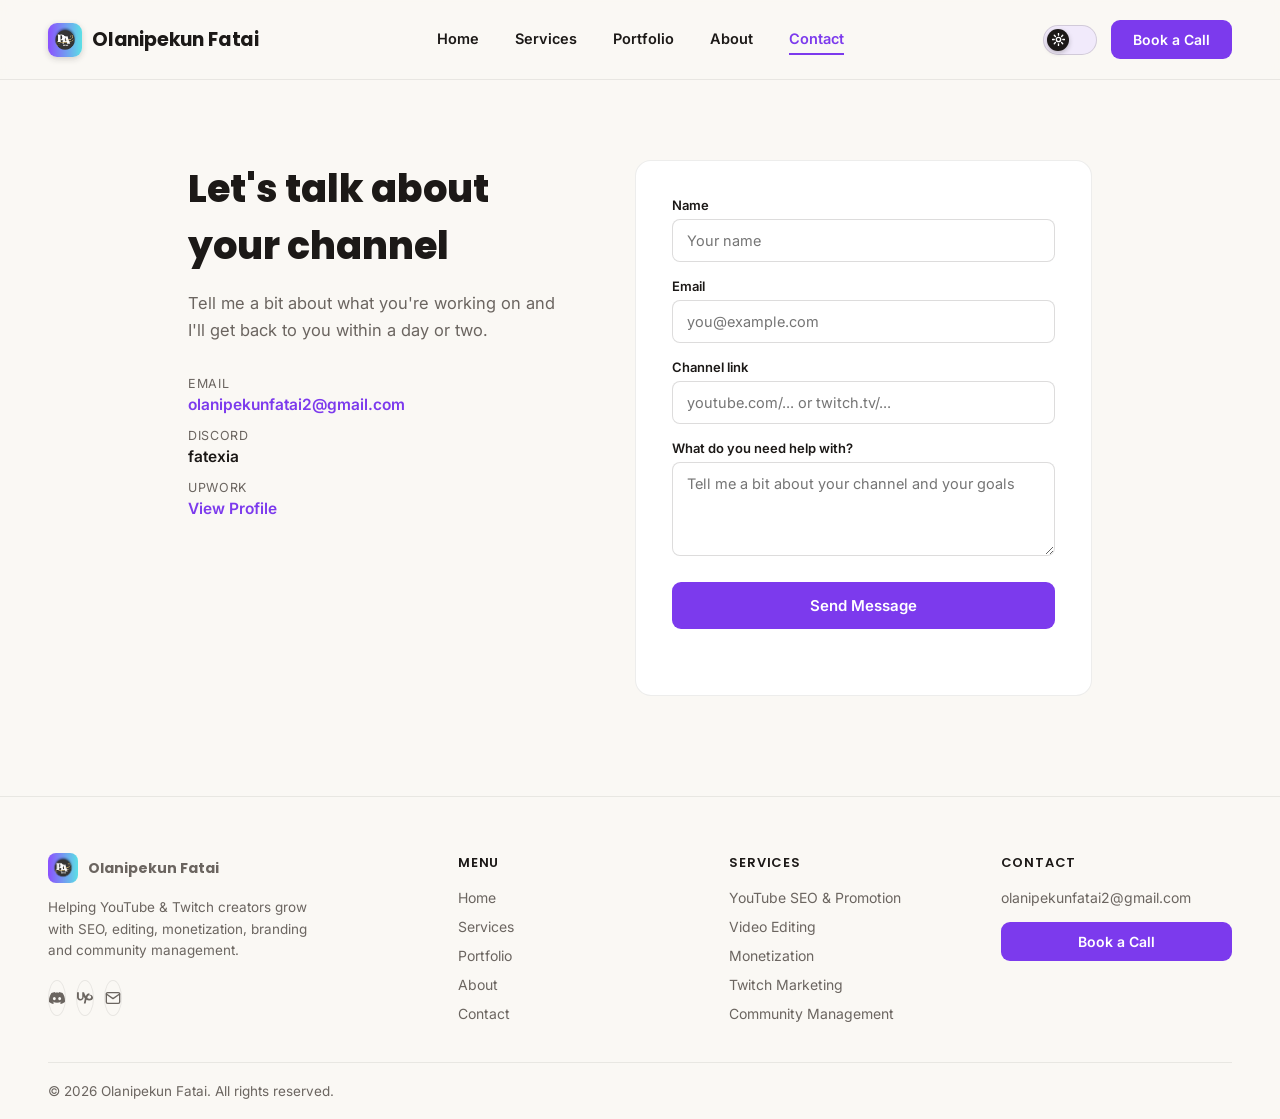
<file: fatexiasite/site/contact.html>
<!DOCTYPE html>
<html lang="en">
<head>
<script>
  (function () {
    try {
      if (localStorage.getItem('fatexia-theme') === 'dark') {
        document.documentElement.setAttribute('data-theme', 'dark');
      }
    } catch (e) {}
  })();
</script>
<meta charset="utf-8">
<meta name="viewport" content="width=device-width, initial-scale=1">
<title>Contact | Olanipekun Fatai</title>
<meta name="description" content="Tell me about your channel and I'll get back to you within a day or two.">
<link rel="icon" href="images/favicon.ico" sizes="any">
<link rel="icon" type="image/png" sizes="32x32" href="images/favicon-32x32.png">
<link rel="icon" type="image/png" sizes="16x16" href="images/favicon-16x16.png">
<link rel="apple-touch-icon" href="images/apple-touch-icon.png">
<link rel="preconnect" href="https://fonts.googleapis.com">
<link rel="preconnect" href="https://fonts.gstatic.com" crossorigin>
<link href="https://fonts.googleapis.com/css2?family=Poppins:wght@500;600;700;800&family=Inter:wght@400;500;600&display=swap" rel="stylesheet">
<link rel="stylesheet" href="css/style.css">
</head>
<body>

<nav class="site-nav">
  <a class="site-nav__brand" href="index.html"><img class="site-nav__logo" src="images/logo.webp" alt="Fatexia logo">Olanipekun Fatai</a>
  <div class="site-nav__links">
    <a class="nav-link" href="index.html">Home</a>
    <a class="nav-link" href="services.html">Services</a>
    <a class="nav-link" href="portfolio.html">Portfolio</a>
    <a class="nav-link" href="about.html">About</a>
    <a class="nav-link active" href="contact.html">Contact</a>
  </div>
  <div class="site-nav__actions">
    <button class="theme-toggle" id="theme-toggle" type="button" aria-label="Toggle black-and-white mode" aria-pressed="false">
    <span class="theme-toggle__thumb">
      <svg class="theme-toggle__icon theme-toggle__icon--sun" viewBox="0 0 24 24" fill="none" stroke="currentColor" stroke-width="2.5" stroke-linecap="round" stroke-linejoin="round"><circle cx="12" cy="12" r="4"></circle><line x1="12" y1="1" x2="12" y2="4"></line><line x1="12" y1="20" x2="12" y2="23"></line><line x1="4.2" y1="4.2" x2="6.3" y2="6.3"></line><line x1="17.7" y1="17.7" x2="19.8" y2="19.8"></line><line x1="1" y1="12" x2="4" y2="12"></line><line x1="20" y1="12" x2="23" y2="12"></line><line x1="4.2" y1="19.8" x2="6.3" y2="17.7"></line><line x1="17.7" y1="6.3" x2="19.8" y2="4.2"></line></svg>
      <svg class="theme-toggle__icon theme-toggle__icon--moon" viewBox="0 0 24 24" fill="currentColor"><path d="M21 12.79A9 9 0 1111.21 3 7 7 0 0021 12.79z"></path></svg>
    </span>
  </button>
    <a class="btn btn-primary btn-primary--nav" href="contact.html">Book a Call</a>
  </div>
</nav>

<main class="page-container">
  <div class="contact-layout">
    <div class="contact-layout__intro">
      <h1>Let's talk about your channel</h1>
      <p>Tell me a bit about what you're working on and I'll get back to you within a day or two.</p>
      <div class="contact-info">
        <div>
          <div class="contact-info__label">Email</div>
          <a class="contact-info__value" href="mailto:olanipekunfatai2@gmail.com">olanipekunfatai2@gmail.com</a>
        </div>
        <div>
          <div class="contact-info__label">Discord</div>
          <span class="contact-info__value">fatexia</span>
        </div>
        <div>
          <div class="contact-info__label">Upwork</div>
          <a class="contact-info__value" href="https://www.upwork.com/freelancers/~013f538210e266b35d?mp_source=share" target="_blank" rel="noopener">View Profile</a>
        </div>
      </div>
    </div>

    <form class="contact-form" id="contact-form" action="https://formsubmit.co/olanipekunfatai2@gmail.com" method="POST">
      <input type="hidden" name="_subject" value="New inquiry from portfolio site">
      <input type="hidden" name="_template" value="table">
      <input type="text" name="_honey" style="display:none" tabindex="-1" autocomplete="off">
      <div class="form-fields">
        <div class="form-field">
          <label for="name">Name</label>
          <input type="text" id="name" name="name" placeholder="Your name" required>
        </div>
        <div class="form-field">
          <label for="email">Email</label>
          <input type="email" id="email" name="email" placeholder="you@example.com" required>
        </div>
        <div class="form-field">
          <label for="channel">Channel link</label>
          <input type="text" id="channel" name="channel" placeholder="youtube.com/... or twitch.tv/...">
        </div>
        <div class="form-field">
          <label for="message">What do you need help with?</label>
          <textarea id="message" name="message" placeholder="Tell me a bit about your channel and your goals" rows="4"></textarea>
        </div>
        <button type="submit" class="btn btn-primary">Send Message</button>
        <div class="form-status" id="form-status" role="status" aria-live="polite"></div>
      </div>
    </form>
  </div>
</main>

<script>
  (function () {
    var form = document.getElementById('contact-form');
    var status = document.getElementById('form-status');
    var endpoint = 'https://formsubmit.co/ajax/olanipekunfatai2@gmail.com';

    form.addEventListener('submit', function (e) {
      e.preventDefault();
      var btn = form.querySelector('button[type="submit"]');
      status.textContent = '';
      status.className = 'form-status';
      btn.disabled = true;
      btn.textContent = 'Sending…';

      fetch(endpoint, {
        method: 'POST',
        headers: { Accept: 'application/json' },
        body: new FormData(form),
      })
        .then(function (res) {
          if (!res.ok) throw new Error('Request failed');
          form.reset();
          status.textContent = "Thanks! Your message is on its way. I'll get back to you within a day or two.";
          status.classList.add('form-status--success');
        })
        .catch(function () {
          status.textContent = 'Something went wrong sending your message. Please email olanipekunfatai2@gmail.com directly instead.';
          status.classList.add('form-status--error');
        })
        .finally(function () {
          btn.disabled = false;
          btn.textContent = 'Send Message';
        });
    });
  })();
</script>

<script>
  (function () {
    var root = document.documentElement;
    var toggle = document.getElementById('theme-toggle');
    if (!toggle) return;

    function syncToggleState() {
      toggle.setAttribute('aria-pressed', root.getAttribute('data-theme') === 'dark' ? 'true' : 'false');
    }
    syncToggleState();

    toggle.addEventListener('click', function () {
      if (root.getAttribute('data-theme') === 'dark') {
        root.removeAttribute('data-theme');
        try { localStorage.setItem('fatexia-theme', 'light'); } catch (e) {}
      } else {
        root.setAttribute('data-theme', 'dark');
        try { localStorage.setItem('fatexia-theme', 'dark'); } catch (e) {}
      }
      syncToggleState();
    });
  })();
</script>

<footer class="site-footer">
  <div class="site-footer__inner">
    <div class="site-footer__col site-footer__col--brand">
      <a class="site-footer__brand" href="index.html"><img class="site-footer__logo" src="images/logo.webp" alt="Fatexia logo">Olanipekun Fatai</a>
      <p class="site-footer__tagline">Helping YouTube &amp; Twitch creators grow with SEO, editing, monetization, branding and community management.</p>
      <div class="site-footer__social">
        <a href="#" aria-label="Discord: fatexia" title="Discord: fatexia"><svg viewBox="0 0 24 24" fill="currentColor"><path d="M20.317 4.3698a19.7913 19.7913 0 00-4.8851-1.5152.0741.0741 0 00-.0785.0371c-.211.3753-.4447.8648-.6083 1.2495-1.8447-.2762-3.68-.2762-5.4868 0-.1636-.3933-.4058-.8742-.6177-1.2495a.077.077 0 00-.0785-.037 19.7363 19.7363 0 00-4.8852 1.515.0699.0699 0 00-.0321.0277C.5334 9.0458-.319 13.5799.0992 18.0578a.0824.0824 0 00.0312.0561c2.0528 1.5076 4.0413 2.4228 5.9929 3.0294a.0777.0777 0 00.0842-.0276c.4616-.6304.8731-1.2952 1.226-1.9942a.076.076 0 00-.0416-.1057c-.6528-.2476-1.2743-.5495-1.8722-.8923a.077.077 0 01-.0076-.1277c.1258-.0943.2517-.1923.3718-.2914a.0743.0743 0 01.0776-.0105c3.9278 1.7933 8.18 1.7933 12.0614 0a.0739.0739 0 01.0785.0095c.1202.099.246.1981.3728.2924a.077.077 0 01-.0066.1276 12.2986 12.2986 0 01-1.873.8914.0766.0766 0 00-.0407.1067c.3604.698.7719 1.3628 1.225 1.9932a.076.076 0 00.0842.0286c1.961-.6067 3.9495-1.5219 6.0023-3.0294a.077.077 0 00.0313-.0552c.5004-5.177-.8382-9.6739-3.5485-13.6604a.061.061 0 00-.0312-.0286zM8.02 15.3312c-1.1825 0-2.1569-1.0857-2.1569-2.419 0-1.3332.9555-2.419 2.157-2.419 1.2108 0 2.1757 1.0952 2.1568 2.419 0 1.3332-.9555 2.419-2.1569 2.419zm7.9748 0c-1.1825 0-2.1569-1.0857-2.1569-2.419 0-1.3332.9554-2.419 2.1569-2.419 1.2108 0 2.1757 1.0952 2.1568 2.419 0 1.3332-.946 2.419-2.1568 2.419Z"></path></svg></a>
        <a href="https://www.upwork.com/freelancers/~013f538210e266b35d?mp_source=share" target="_blank" rel="noopener" aria-label="Upwork"><svg viewBox="0 0 24 24" fill="currentColor"><path d="M18.561 13.158c-1.102 0-2.135-.467-3.074-1.227l.228-1.076.008-.042c.207-1.143.849-3.06 2.839-3.06 1.492 0 2.703 1.212 2.703 2.703-.001 1.489-1.212 2.702-2.704 2.702zm0-8.14c-2.539 0-4.51 1.649-5.31 4.366-1.222-1.834-2.155-4.03-2.699-5.884H7.87v7.352c-.002 1.398-1.14 2.532-2.54 2.532-1.399 0-2.537-1.136-2.537-2.535V3.5H0v7.347c0 2.75 2.235 5.03 4.985 5.03 2.75 0 4.985-2.28 4.985-5.03v-1.23c.489 1.02 1.09 2.049 1.822 2.958l-1.596 7.514h2.768l1.161-5.466c1.148.734 2.472 1.177 3.973 1.177C22.194 15.8 24 13.995 24 11.585c0-2.412-1.806-4.567-4.32-4.567l-1.119.001z"></path></svg></a>
        <a href="mailto:olanipekunfatai2@gmail.com" aria-label="Email"><svg viewBox="0 0 24 24" fill="none" stroke="currentColor" stroke-width="2" stroke-linecap="round" stroke-linejoin="round"><path d="M4 4h16c1.1 0 2 .9 2 2v12c0 1.1-.9 2-2 2H4c-1.1 0-2-.9-2-2V6c0-1.1.9-2 2-2z"></path><polyline points="22,6 12,13 2,6"></polyline></svg></a>
      </div>
    </div>
    <div class="site-footer__col">
      <div class="site-footer__col-title">Menu</div>
      <a href="index.html">Home</a>
      <a href="services.html">Services</a>
      <a href="portfolio.html">Portfolio</a>
      <a href="about.html">About</a>
      <a href="contact.html">Contact</a>
    </div>
    <div class="site-footer__col">
      <div class="site-footer__col-title">Services</div>
      <a href="services.html">YouTube SEO &amp; Promotion</a>
      <a href="services.html">Video Editing</a>
      <a href="services.html">Monetization</a>
      <a href="services.html">Twitch Marketing</a>
      <a href="services.html">Community Management</a>
    </div>
    <div class="site-footer__col">
      <div class="site-footer__col-title">Contact</div>
      <a href="mailto:olanipekunfatai2@gmail.com">olanipekunfatai2@gmail.com</a>
      <a class="btn btn-primary btn-primary--nav site-footer__cta" href="contact.html">Book a Call</a>
    </div>
  </div>
  <div class="site-footer__bottom">
    <div class="site-footer__copy">© 2026 Olanipekun Fatai. All rights reserved.</div>
  </div>
</footer>

</body>
</html>
</file>
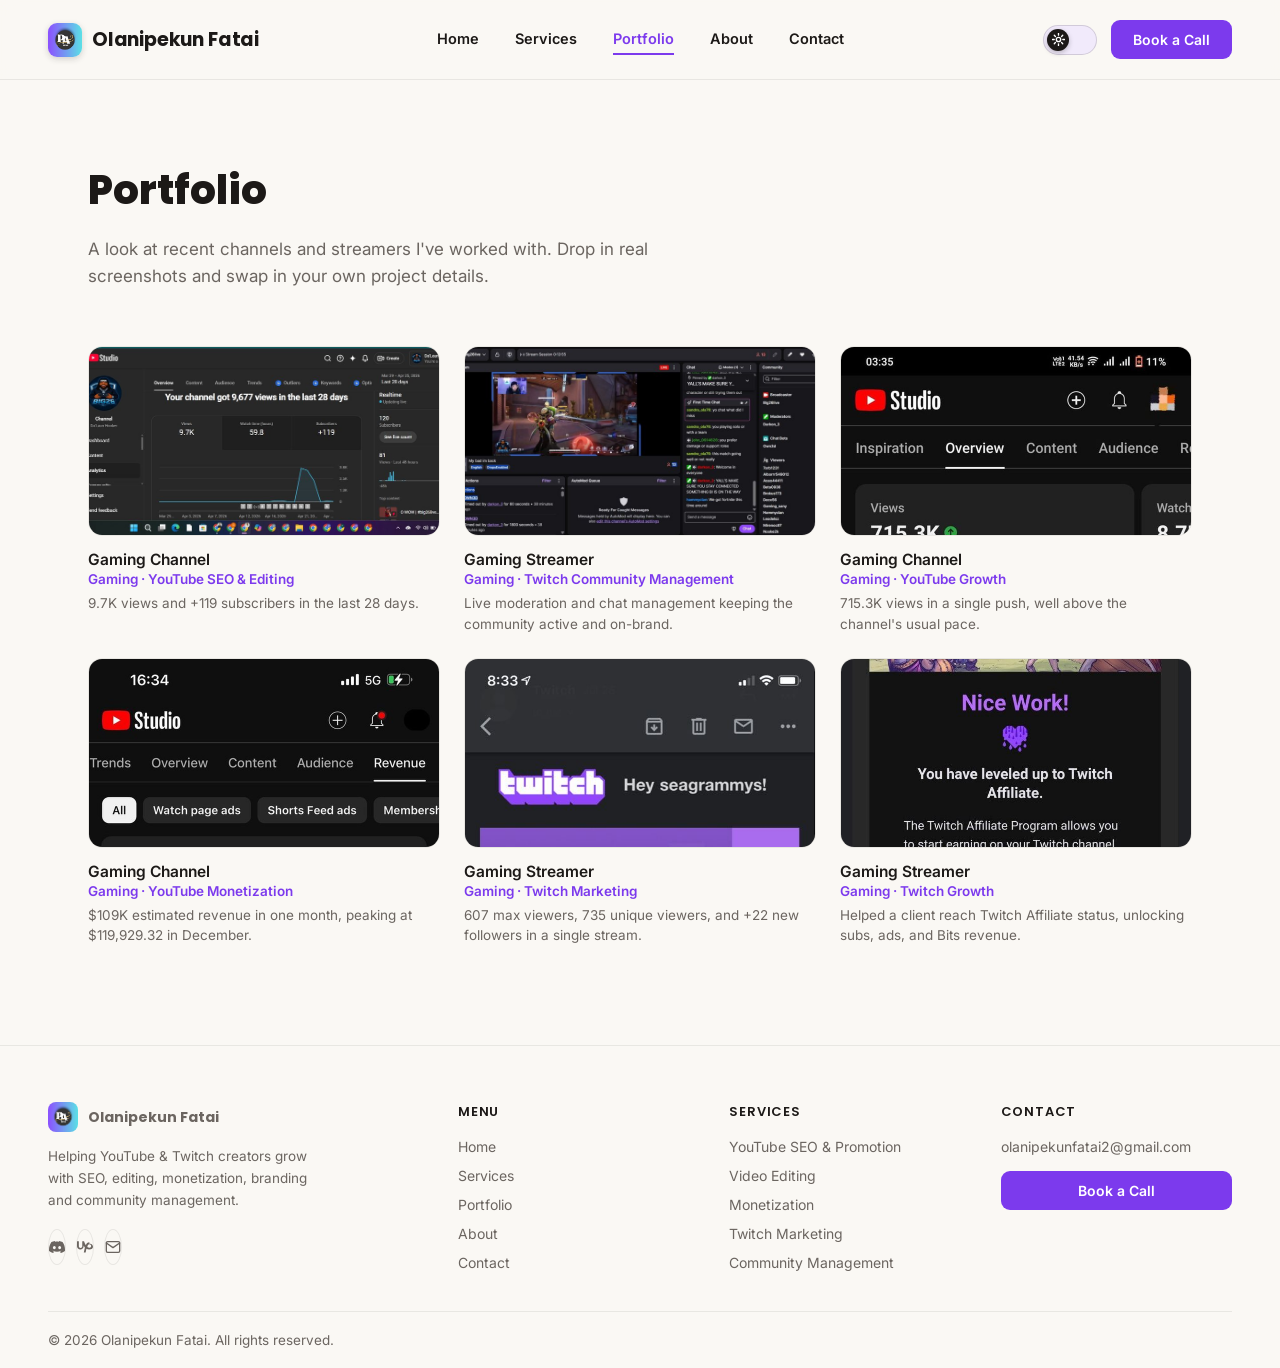
<file: fatexiasite/site/portfolio.html>
<!DOCTYPE html>
<html lang="en">
<head>
<script>
  (function () {
    try {
      if (localStorage.getItem('fatexia-theme') === 'dark') {
        document.documentElement.setAttribute('data-theme', 'dark');
      }
    } catch (e) {}
  })();
</script>
<meta charset="utf-8">
<meta name="viewport" content="width=device-width, initial-scale=1">
<title>Portfolio | Olanipekun Fatai</title>
<meta name="description" content="A look at recent YouTube channels and Twitch streamers I've worked with.">
<link rel="icon" href="images/favicon.ico" sizes="any">
<link rel="icon" type="image/png" sizes="32x32" href="images/favicon-32x32.png">
<link rel="icon" type="image/png" sizes="16x16" href="images/favicon-16x16.png">
<link rel="apple-touch-icon" href="images/apple-touch-icon.png">
<link rel="preconnect" href="https://fonts.googleapis.com">
<link rel="preconnect" href="https://fonts.gstatic.com" crossorigin>
<link href="https://fonts.googleapis.com/css2?family=Poppins:wght@500;600;700;800&family=Inter:wght@400;500;600&display=swap" rel="stylesheet">
<link rel="stylesheet" href="css/style.css">
</head>
<body>

<nav class="site-nav">
  <a class="site-nav__brand" href="index.html"><img class="site-nav__logo" src="images/logo.webp" alt="Fatexia logo">Olanipekun Fatai</a>
  <div class="site-nav__links">
    <a class="nav-link" href="index.html">Home</a>
    <a class="nav-link" href="services.html">Services</a>
    <a class="nav-link active" href="portfolio.html">Portfolio</a>
    <a class="nav-link" href="about.html">About</a>
    <a class="nav-link" href="contact.html">Contact</a>
  </div>
  <div class="site-nav__actions">
    <button class="theme-toggle" id="theme-toggle" type="button" aria-label="Toggle black-and-white mode" aria-pressed="false">
    <span class="theme-toggle__thumb">
      <svg class="theme-toggle__icon theme-toggle__icon--sun" viewBox="0 0 24 24" fill="none" stroke="currentColor" stroke-width="2.5" stroke-linecap="round" stroke-linejoin="round"><circle cx="12" cy="12" r="4"></circle><line x1="12" y1="1" x2="12" y2="4"></line><line x1="12" y1="20" x2="12" y2="23"></line><line x1="4.2" y1="4.2" x2="6.3" y2="6.3"></line><line x1="17.7" y1="17.7" x2="19.8" y2="19.8"></line><line x1="1" y1="12" x2="4" y2="12"></line><line x1="20" y1="12" x2="23" y2="12"></line><line x1="4.2" y1="19.8" x2="6.3" y2="17.7"></line><line x1="17.7" y1="6.3" x2="19.8" y2="4.2"></line></svg>
      <svg class="theme-toggle__icon theme-toggle__icon--moon" viewBox="0 0 24 24" fill="currentColor"><path d="M21 12.79A9 9 0 1111.21 3 7 7 0 0021 12.79z"></path></svg>
    </span>
  </button>
    <a class="btn btn-primary btn-primary--nav" href="contact.html">Book a Call</a>
  </div>
</nav>

<main class="page-container page-container--wide">
  <h1 class="page-eyebrow">Portfolio</h1>
  <p class="page-intro">A look at recent channels and streamers I've worked with. Drop in real screenshots and swap in your own project details.</p>

  <div class="portfolio-grid">
    <div>
      <img class="ph--rounded-md ph-frame--portfolio portfolio-item__photo" src="images/portfolio/proof-youtube-overview.jpg" alt="YouTube Studio analytics: 9.7K views, 59.8 watch hours, +119 subscribers in 28 days">
      <div class="portfolio-item__name">Gaming Channel</div>
      <div class="portfolio-item__tag">Gaming · YouTube SEO &amp; Editing</div>
      <div class="portfolio-item__note">9.7K views and +119 subscribers in the last 28 days.</div>
    </div>
    <div>
      <img class="ph--rounded-md ph-frame--portfolio portfolio-item__photo" src="images/portfolio/proof-twitch-dashboard.jpg" alt="Twitch stream dashboard with live chat, mod actions, and 13 viewers">
      <div class="portfolio-item__name">Gaming Streamer</div>
      <div class="portfolio-item__tag">Gaming · Twitch Community Management</div>
      <div class="portfolio-item__note">Live moderation and chat management keeping the community active and on-brand.</div>
    </div>
    <div>
      <img class="ph--rounded-md ph-frame--portfolio portfolio-item__photo" src="images/portfolio/proof-youtube-views.jpg" alt="YouTube Studio mobile analytics showing a 715.3K views spike">
      <div class="portfolio-item__name">Gaming Channel</div>
      <div class="portfolio-item__tag">Gaming · YouTube Growth</div>
      <div class="portfolio-item__note">715.3K views in a single push, well above the channel's usual pace.</div>
    </div>
    <div>
      <img class="ph--rounded-md ph-frame--portfolio portfolio-item__photo" src="images/portfolio/proof-youtube-revenue.jpg" alt="YouTube Studio mobile revenue dashboard showing $109K estimated revenue">
      <div class="portfolio-item__name">Gaming Channel</div>
      <div class="portfolio-item__tag">Gaming · YouTube Monetization</div>
      <div class="portfolio-item__note">$109K estimated revenue in one month, peaking at $119,929.32 in December.</div>
    </div>
    <div>
      <img class="ph--rounded-md ph-frame--portfolio portfolio-item__photo" src="images/portfolio/proof-twitch-stream-stats.jpg" alt="Twitch stream summary showing 607 max viewers, 735 unique viewers, and 22 new followers">
      <div class="portfolio-item__name">Gaming Streamer</div>
      <div class="portfolio-item__tag">Gaming · Twitch Marketing</div>
      <div class="portfolio-item__note">607 max viewers, 735 unique viewers, and +22 new followers in a single stream.</div>
    </div>
    <div>
      <img class="ph--rounded-md ph-frame--portfolio portfolio-item__photo" src="images/portfolio/proof-twitch-affiliate.jpg" alt="Twitch notification confirming the channel leveled up to Twitch Affiliate">
      <div class="portfolio-item__name">Gaming Streamer</div>
      <div class="portfolio-item__tag">Gaming · Twitch Growth</div>
      <div class="portfolio-item__note">Helped a client reach Twitch Affiliate status, unlocking subs, ads, and Bits revenue.</div>
    </div>
  </div>
</main>

<script>
  (function () {
    var root = document.documentElement;
    var toggle = document.getElementById('theme-toggle');
    if (!toggle) return;

    function syncToggleState() {
      toggle.setAttribute('aria-pressed', root.getAttribute('data-theme') === 'dark' ? 'true' : 'false');
    }
    syncToggleState();

    toggle.addEventListener('click', function () {
      if (root.getAttribute('data-theme') === 'dark') {
        root.removeAttribute('data-theme');
        try { localStorage.setItem('fatexia-theme', 'light'); } catch (e) {}
      } else {
        root.setAttribute('data-theme', 'dark');
        try { localStorage.setItem('fatexia-theme', 'dark'); } catch (e) {}
      }
      syncToggleState();
    });
  })();
</script>

<footer class="site-footer">
  <div class="site-footer__inner">
    <div class="site-footer__col site-footer__col--brand">
      <a class="site-footer__brand" href="index.html"><img class="site-footer__logo" src="images/logo.webp" alt="Fatexia logo">Olanipekun Fatai</a>
      <p class="site-footer__tagline">Helping YouTube &amp; Twitch creators grow with SEO, editing, monetization, branding and community management.</p>
      <div class="site-footer__social">
        <a href="#" aria-label="Discord: fatexia" title="Discord: fatexia"><svg viewBox="0 0 24 24" fill="currentColor"><path d="M20.317 4.3698a19.7913 19.7913 0 00-4.8851-1.5152.0741.0741 0 00-.0785.0371c-.211.3753-.4447.8648-.6083 1.2495-1.8447-.2762-3.68-.2762-5.4868 0-.1636-.3933-.4058-.8742-.6177-1.2495a.077.077 0 00-.0785-.037 19.7363 19.7363 0 00-4.8852 1.515.0699.0699 0 00-.0321.0277C.5334 9.0458-.319 13.5799.0992 18.0578a.0824.0824 0 00.0312.0561c2.0528 1.5076 4.0413 2.4228 5.9929 3.0294a.0777.0777 0 00.0842-.0276c.4616-.6304.8731-1.2952 1.226-1.9942a.076.076 0 00-.0416-.1057c-.6528-.2476-1.2743-.5495-1.8722-.8923a.077.077 0 01-.0076-.1277c.1258-.0943.2517-.1923.3718-.2914a.0743.0743 0 01.0776-.0105c3.9278 1.7933 8.18 1.7933 12.0614 0a.0739.0739 0 01.0785.0095c.1202.099.246.1981.3728.2924a.077.077 0 01-.0066.1276 12.2986 12.2986 0 01-1.873.8914.0766.0766 0 00-.0407.1067c.3604.698.7719 1.3628 1.225 1.9932a.076.076 0 00.0842.0286c1.961-.6067 3.9495-1.5219 6.0023-3.0294a.077.077 0 00.0313-.0552c.5004-5.177-.8382-9.6739-3.5485-13.6604a.061.061 0 00-.0312-.0286zM8.02 15.3312c-1.1825 0-2.1569-1.0857-2.1569-2.419 0-1.3332.9555-2.419 2.157-2.419 1.2108 0 2.1757 1.0952 2.1568 2.419 0 1.3332-.9555 2.419-2.1569 2.419zm7.9748 0c-1.1825 0-2.1569-1.0857-2.1569-2.419 0-1.3332.9554-2.419 2.1569-2.419 1.2108 0 2.1757 1.0952 2.1568 2.419 0 1.3332-.946 2.419-2.1568 2.419Z"></path></svg></a>
        <a href="https://www.upwork.com/freelancers/~013f538210e266b35d?mp_source=share" target="_blank" rel="noopener" aria-label="Upwork"><svg viewBox="0 0 24 24" fill="currentColor"><path d="M18.561 13.158c-1.102 0-2.135-.467-3.074-1.227l.228-1.076.008-.042c.207-1.143.849-3.06 2.839-3.06 1.492 0 2.703 1.212 2.703 2.703-.001 1.489-1.212 2.702-2.704 2.702zm0-8.14c-2.539 0-4.51 1.649-5.31 4.366-1.222-1.834-2.155-4.03-2.699-5.884H7.87v7.352c-.002 1.398-1.14 2.532-2.54 2.532-1.399 0-2.537-1.136-2.537-2.535V3.5H0v7.347c0 2.75 2.235 5.03 4.985 5.03 2.75 0 4.985-2.28 4.985-5.03v-1.23c.489 1.02 1.09 2.049 1.822 2.958l-1.596 7.514h2.768l1.161-5.466c1.148.734 2.472 1.177 3.973 1.177C22.194 15.8 24 13.995 24 11.585c0-2.412-1.806-4.567-4.32-4.567l-1.119.001z"></path></svg></a>
        <a href="mailto:olanipekunfatai2@gmail.com" aria-label="Email"><svg viewBox="0 0 24 24" fill="none" stroke="currentColor" stroke-width="2" stroke-linecap="round" stroke-linejoin="round"><path d="M4 4h16c1.1 0 2 .9 2 2v12c0 1.1-.9 2-2 2H4c-1.1 0-2-.9-2-2V6c0-1.1.9-2 2-2z"></path><polyline points="22,6 12,13 2,6"></polyline></svg></a>
      </div>
    </div>
    <div class="site-footer__col">
      <div class="site-footer__col-title">Menu</div>
      <a href="index.html">Home</a>
      <a href="services.html">Services</a>
      <a href="portfolio.html">Portfolio</a>
      <a href="about.html">About</a>
      <a href="contact.html">Contact</a>
    </div>
    <div class="site-footer__col">
      <div class="site-footer__col-title">Services</div>
      <a href="services.html">YouTube SEO &amp; Promotion</a>
      <a href="services.html">Video Editing</a>
      <a href="services.html">Monetization</a>
      <a href="services.html">Twitch Marketing</a>
      <a href="services.html">Community Management</a>
    </div>
    <div class="site-footer__col">
      <div class="site-footer__col-title">Contact</div>
      <a href="mailto:olanipekunfatai2@gmail.com">olanipekunfatai2@gmail.com</a>
      <a class="btn btn-primary btn-primary--nav site-footer__cta" href="contact.html">Book a Call</a>
    </div>
  </div>
  <div class="site-footer__bottom">
    <div class="site-footer__copy">© 2026 Olanipekun Fatai. All rights reserved.</div>
  </div>
</footer>

</body>
</html>
</file>
<file: fatexiasite/site/css/style.css>
/* Olanipekun Fatai's portfolio site
   Design source: project/Portfolio.dc.html (Claude Design export) */

:root {
  --bg: #FAF8F4;
  --bg-rgb: 250, 248, 244;
  --text: #1C1917;
  --muted: #6B6560;
  --muted-2: #3f3b36;
  --purple: #7C3AED;
  --purple-dark: #5B21B6;
  --purple-mid: #9333EA;
  --purple-bg: #F1EAFB;
  --border: rgba(28, 25, 23, 0.08);
  --border-strong: rgba(28, 25, 23, 0.15);
  --dark: #1C1917;
  --surface: #ffffff;
  --accent-contrast: #ffffff;
  --radius-lg: 20px;
  --radius-md: 14px;
  --radius-sm: 9px;
}

/* black-and-white theme, toggled via [data-theme="dark"] on <html> */
:root[data-theme="dark"] {
  --bg: #0A0A0A;
  --bg-rgb: 10, 10, 10;
  --text: #F5F5F5;
  --muted: #A3A3A3;
  --muted-2: #D4D4D4;
  --purple: #FFFFFF;
  --purple-dark: #D4D4D4;
  --purple-mid: #E5E5E5;
  --purple-bg: #1F1F1F;
  --border: rgba(255, 255, 255, 0.12);
  --border-strong: rgba(255, 255, 255, 0.26);
  --dark: #000000;
  --surface: #141414;
  --accent-contrast: #000000;
}

:root[data-theme="dark"] .hero__photo,
:root[data-theme="dark"] .about-photo,
:root[data-theme="dark"] .site-nav__logo,
:root[data-theme="dark"] .hero__badge-float img,
:root[data-theme="dark"] .logo-marquee__item img,
:root[data-theme="dark"] .service-card__dot,
:root[data-theme="dark"] .service-detail-card__dot {
  filter: grayscale(1);
}

* { box-sizing: border-box; margin: 0; padding: 0; }

html { scroll-behavior: smooth; }

body {
  background: var(--bg);
  color: var(--text);
  font-family: 'Inter', sans-serif;
  min-height: 100vh;
  display: flex;
  flex-direction: column;
  transition: background-color 0.3s ease, color 0.3s ease;
}

a { color: var(--purple); text-decoration: none; }
a:hover { color: var(--purple-dark); }

button { font-family: inherit; cursor: pointer; border: none; background: none; }
input, textarea { font-family: inherit; }

h1, h2 { font-family: 'Poppins', sans-serif; }

img { max-width: 100%; display: block; }

/* ---------- layout helpers ---------- */

.container {
  width: 100%;
  max-width: 1200px;
  margin: 0 auto;
  padding: 0 48px;
}

.page-container {
  width: 100%;
  max-width: 1000px;
  margin: 0 auto;
  padding: 80px 48px 100px;
}

.page-container--wide {
  max-width: 1200px;
}

.page-eyebrow {
  font-weight: 800;
  font-size: 40px;
  margin-bottom: 16px;
}

.page-intro {
  font-size: 17px;
  color: var(--muted);
  line-height: 1.6;
  max-width: 600px;
  margin-bottom: 56px;
}

/* ---------- nav ---------- */

.site-nav {
  position: sticky;
  top: 0;
  z-index: 20;
  background: rgba(var(--bg-rgb), 0.92);
  backdrop-filter: blur(8px);
  border-bottom: 1px solid var(--border);
  transition: background-color 0.3s ease, border-color 0.3s ease;
  display: grid;
  grid-template-columns: 1fr minmax(0, max-content) 1fr;
  align-items: center;
  padding: 20px 48px;
  gap: 16px;
}

.site-nav__brand {
  font-family: 'Poppins', sans-serif;
  font-weight: 700;
  font-size: 19px;
  letter-spacing: -0.01em;
  color: var(--text);
  display: flex;
  align-items: center;
  gap: 10px;
  justify-self: start;
}

.site-nav__logo {
  width: 34px;
  height: 34px;
  border-radius: 9px;
  object-fit: cover;
  box-shadow: 0 2px 6px rgba(28, 25, 23, 0.18);
}

.site-nav__links {
  display: flex;
  align-items: center;
  gap: 36px;
  flex-wrap: wrap;
  justify-self: center;
}

.site-nav__actions {
  display: flex;
  align-items: center;
  gap: 14px;
  justify-self: end;
}

.theme-toggle {
  width: 54px;
  height: 30px;
  border-radius: 999px;
  border: 1px solid var(--border-strong);
  background: var(--purple-bg);
  flex-shrink: 0;
  padding: 3px;
  display: flex;
  align-items: center;
  transition: background-color 0.3s ease, border-color 0.3s ease;
}

.theme-toggle:hover { border-color: var(--purple); }

.theme-toggle__thumb {
  position: relative;
  width: 22px;
  height: 22px;
  border-radius: 50%;
  background: #1C1917;
  display: flex;
  align-items: center;
  justify-content: center;
  transform: translateX(0);
  transition: transform 0.3s cubic-bezier(0.4, 0, 0.2, 1), background-color 0.3s ease;
  box-shadow: 0 2px 5px rgba(28, 25, 23, 0.25);
}

:root[data-theme="dark"] .theme-toggle__thumb {
  transform: translateX(24px);
  background: #ffffff;
}

.theme-toggle__icon {
  position: absolute;
  width: 13px;
  height: 13px;
  transition: opacity 0.25s ease, transform 0.25s ease;
}

.theme-toggle__icon--sun {
  color: #ffffff;
  opacity: 1;
  transform: rotate(0deg);
}

.theme-toggle__icon--moon {
  color: #1C1917;
  opacity: 0;
  transform: rotate(-40deg);
}

:root[data-theme="dark"] .theme-toggle__icon--sun {
  opacity: 0;
  transform: rotate(40deg);
}

:root[data-theme="dark"] .theme-toggle__icon--moon {
  opacity: 1;
  transform: rotate(0deg);
}

.nav-link {
  font-size: 14.5px;
  font-weight: 600;
  padding: 6px 0;
  color: var(--text);
  border-bottom: 2px solid transparent;
}

.nav-link:hover { color: var(--purple); }

.nav-link.active {
  color: var(--purple);
  border-bottom: 2px solid var(--purple);
}

.btn {
  display: inline-block;
  border-radius: var(--radius-sm);
  font-weight: 600;
  text-align: center;
}

.btn-primary {
  background: var(--purple);
  color: var(--accent-contrast);
  padding: 15px 28px;
  font-size: 15px;
}
.btn-primary:hover { color: var(--accent-contrast); background: var(--purple-dark); }

.btn-primary--nav {
  padding: 11px 22px;
  font-size: 14px;
}

.btn-outline {
  background: transparent;
  color: var(--text);
  padding: 15px 28px;
  border-radius: var(--radius-sm);
  font-size: 15px;
  font-weight: 600;
  border: 1px solid var(--border-strong);
}
.btn-outline:hover { color: var(--text); border-color: var(--text); }

.btn-link {
  color: var(--purple);
  font-weight: 600;
  font-size: 15px;
}

/* ---------- hero ---------- */

.hero {
  display: flex;
  align-items: center;
  gap: 64px;
  padding: 96px 48px 80px;
  flex-wrap: wrap;
}

.hero__content { flex: 1; min-width: 320px; }

.hero__badge {
  display: inline-block;
  background: var(--purple-bg);
  color: var(--purple-dark);
  font-size: 13px;
  font-weight: 600;
  padding: 6px 14px;
  border-radius: 20px;
  margin-bottom: 20px;
}

.hero__title {
  font-weight: 800;
  font-size: 52px;
  line-height: 1.08;
  letter-spacing: -0.02em;
  margin-bottom: 22px;
}

.hero__text {
  font-size: 18px;
  line-height: 1.6;
  color: var(--muted);
  margin-bottom: 32px;
  max-width: 480px;
}

.hero__actions { display: flex; gap: 14px; flex-wrap: wrap; }

.hero__media {
  flex: 1;
  min-width: 320px;
  height: 420px;
  position: relative;
  animation: heroFloat 5.5s ease-in-out infinite;
}

@keyframes heroFloat {
  0%, 100% { transform: translateY(0); }
  50% { transform: translateY(-16px); }
}

@media (prefers-reduced-motion: reduce) {
  .hero__media { animation: none; }
}

.hero__media::before,
.hero__media::after {
  content: "";
  position: absolute;
  border-radius: 50%;
  filter: blur(50px);
  z-index: 0;
}

.hero__media::before {
  width: 220px;
  height: 220px;
  top: -36px;
  right: -28px;
  background: var(--purple-mid);
  opacity: 0.35;
}

.hero__media::after {
  width: 180px;
  height: 180px;
  bottom: -30px;
  left: -24px;
  background: var(--purple);
  opacity: 0.22;
}

.hero__accent-ring {
  position: absolute;
  z-index: 0;
  width: 150px;
  height: 150px;
  border: 2px dashed var(--purple);
  border-radius: 28px;
  bottom: -26px;
  right: 24px;
  opacity: 0.45;
  transform: rotate(12deg);
}

.hero__photo-frame {
  position: relative;
  z-index: 1;
  width: 100%;
  height: 100%;
  border-radius: var(--radius-lg);
  overflow: hidden;
  border: 1px solid rgba(255, 255, 255, 0.6);
  outline: 1px solid var(--border);
  outline-offset: 10px;
  box-shadow: 0 30px 60px -24px rgba(28, 25, 23, 0.35), 0 10px 30px -12px rgba(124, 58, 237, 0.3);
}

.hero__photo {
  width: 100%;
  height: 100%;
  object-fit: cover;
  object-position: top center;
  display: block;
}

.hero__photo-caption {
  position: absolute;
  left: 0;
  right: 0;
  bottom: 0;
  padding: 44px 20px 18px;
  background: linear-gradient(to top, rgba(17, 15, 14, 0.82), rgba(17, 15, 14, 0));
  color: #fff;
  text-align: center;
  font-family: "Poppins", sans-serif;
  font-weight: 800;
  font-size: 21px;
  letter-spacing: 0.16em;
}

.hero__badge-float {
  position: absolute;
  z-index: 2;
  top: -18px;
  left: -18px;
  width: 58px;
  height: 58px;
  border-radius: 50%;
  border: 4px solid var(--bg);
  background: var(--surface);
  overflow: hidden;
  box-shadow: 0 10px 22px rgba(28, 25, 23, 0.28);
}

.hero__badge-float img {
  width: 100%;
  height: 100%;
  object-fit: cover;
}

/* ---------- scrolling community logos ---------- */

.logo-marquee-section {
  padding: 4px 0 44px;
}

.logo-marquee-section__label {
  text-align: center;
  font-size: 12px;
  font-weight: 700;
  text-transform: uppercase;
  letter-spacing: 0.1em;
  color: var(--muted);
  margin-bottom: 22px;
}

.logo-marquee {
  overflow: hidden;
  width: 100%;
  -webkit-mask-image: linear-gradient(to right, transparent, black 6%, black 94%, transparent);
  mask-image: linear-gradient(to right, transparent, black 6%, black 94%, transparent);
}

.logo-marquee__track {
  display: flex;
  align-items: center;
  gap: 28px;
  width: max-content;
  animation: logoMarquee 32s linear infinite;
}

.logo-marquee:hover .logo-marquee__track {
  animation-play-state: paused;
}

@keyframes logoMarquee {
  from { transform: translateX(0); }
  to { transform: translateX(-50%); }
}

@media (prefers-reduced-motion: reduce) {
  .logo-marquee__track { animation: none; }
}

.logo-marquee__item {
  width: 76px;
  height: 76px;
  border-radius: 16px;
  overflow: hidden;
  flex-shrink: 0;
  background: var(--surface);
  border: 1px solid var(--border);
  box-shadow: 0 6px 16px rgba(28, 25, 23, 0.08);
}

.logo-marquee__item img {
  width: 100%;
  height: 100%;
  object-fit: cover;
}

/* ---------- stat counters ---------- */

.stats-grid {
  display: grid;
  grid-template-columns: repeat(4, 1fr);
  gap: 16px;
}

.stat-card {
  background: var(--surface);
  border: 1px solid var(--border);
  border-radius: var(--radius-md);
  padding: 30px 20px;
  text-align: center;
}

.stat-card__number {
  font-family: "Poppins", sans-serif;
  font-weight: 800;
  font-size: 42px;
  line-height: 1;
  color: var(--purple);
  margin-bottom: 8px;
}

.stat-card__label {
  font-size: 13.5px;
  font-weight: 600;
  color: var(--muted);
}

/* ---------- home: process ---------- */

.process-grid {
  display: grid;
  grid-template-columns: repeat(3, 1fr);
  gap: 16px;
}

.process-card {
  background: var(--surface);
  border: 1px solid var(--border);
  border-radius: var(--radius-md);
  padding: 28px;
}

.process-card__num {
  width: 36px;
  height: 36px;
  border-radius: 50%;
  background: var(--purple-bg);
  color: var(--purple-dark);
  font-weight: 700;
  font-size: 15px;
  display: flex;
  align-items: center;
  justify-content: center;
  margin-bottom: 18px;
}

.process-card__title {
  font-weight: 700;
  font-size: 17px;
  margin-bottom: 8px;
}

.process-card__desc {
  color: var(--muted);
  font-size: 14.5px;
  line-height: 1.6;
}

/* ---------- home: channels worked with ---------- */

.clients-grid {
  display: grid;
  grid-template-columns: repeat(6, 1fr);
  gap: 16px;
}

.client-card {
  background: var(--surface);
  border: 1px solid var(--border);
  border-radius: var(--radius-md);
  padding: 24px 14px;
  display: flex;
  flex-direction: column;
  align-items: center;
  gap: 12px;
  text-align: center;
  transition: border-color 0.2s ease, transform 0.2s ease;
}

.client-card:hover {
  border-color: var(--border-strong);
  transform: translateY(-2px);
}

.client-card__avatar {
  width: 60px;
  height: 60px;
  border-radius: 50%;
  object-fit: cover;
  border: 1px solid var(--border);
}

.client-card__name {
  font-weight: 600;
  font-size: 13px;
  word-break: break-word;
}

/* ---------- placeholder image slots ---------- */

.ph {
  width: 100%;
  height: 100%;
  background: var(--purple-bg);
  border: 1px dashed var(--border-strong);
  display: flex;
  align-items: center;
  justify-content: center;
  text-align: center;
  color: var(--purple-dark);
  font-size: 13px;
  font-weight: 600;
  padding: 12px;
}

.ph--rounded-lg { border-radius: var(--radius-lg); }
.ph--rounded-md { border-radius: var(--radius-md); }
.ph--circle { border-radius: 50%; }

.ph-frame--portfolio { width: 100%; height: 190px; }
.ph-frame--about { width: 220px; height: 220px; flex-shrink: 0; }

/* ---------- sections ---------- */

.section { padding: 40px 48px 90px; }
.section--tight-top { padding-top: 0; }

.section-header {
  display: flex;
  align-items: flex-end;
  justify-content: space-between;
  margin-bottom: 28px;
  flex-wrap: wrap;
  gap: 12px;
}

.section-header h2 {
  font-weight: 700;
  font-size: 26px;
}

.section-eyebrow {
  font-weight: 700;
  font-size: 12px;
  letter-spacing: 0.1em;
  text-transform: uppercase;
  color: var(--purple);
  margin-bottom: 6px;
}

.gradient-text {
  background: linear-gradient(90deg, var(--purple), var(--purple-mid));
  -webkit-background-clip: text;
  background-clip: text;
  color: transparent;
}

/* services grid on home */
.services-grid {
  display: grid;
  grid-template-columns: repeat(4, 1fr);
  gap: 16px;
}

.service-card__dot {
  width: 46px;
  height: 46px;
  border-radius: 12px;
  margin-bottom: 14px;
  display: flex;
  align-items: center;
  justify-content: center;
  box-shadow: 0 6px 14px -6px rgba(28, 25, 23, 0.35);
}

.service-card__dot svg {
  width: 22px;
  height: 22px;
}

.service-card__title {
  font-weight: 600;
  font-size: 15px;
  line-height: 1.3;
  color: var(--text);
}

/* ---------- flip cards (service cards) ---------- */

.flip-card {
  width: 100%;
  perspective: 1200px;
  height: 250px;
}

.flip-card__inner {
  position: relative;
  width: 100%;
  height: 100%;
  transition: transform 0.6s cubic-bezier(0.4, 0.2, 0.2, 1);
  transform-style: preserve-3d;
}

.flip-card:hover .flip-card__inner,
.flip-card.is-flipped .flip-card__inner {
  transform: rotateY(180deg);
}

.flip-card__face {
  position: absolute;
  inset: 0;
  backface-visibility: hidden;
  -webkit-backface-visibility: hidden;
  border-radius: var(--radius-md);
  border: 1px solid var(--border);
  padding: 22px;
  display: flex;
  flex-direction: column;
  cursor: pointer;
}

.flip-card__face--front {
  background: var(--surface);
}
.flip-card:hover .flip-card__face--front,
.flip-card.is-flipped .flip-card__face--front {
  border-color: var(--border-strong);
}

.flip-card__face--back {
  background: var(--purple-bg);
  transform: rotateY(180deg);
  justify-content: center;
}

.flip-card__hint {
  margin-top: auto;
  color: var(--muted);
  font-size: 12px;
  font-weight: 600;
}

.flip-card__back-desc {
  font-size: 13px;
  color: var(--muted-2);
  line-height: 1.5;
}

.flip-card__list-label {
  font-size: 11px;
  font-weight: 700;
  text-transform: uppercase;
  letter-spacing: 0.04em;
  color: var(--purple-dark);
  margin-top: 12px;
  margin-bottom: 6px;
}

.flip-card__list {
  margin: 0;
  padding-left: 18px;
  font-size: 12.5px;
  color: var(--muted-2);
  line-height: 1.5;
}

.flip-card__list li { margin-bottom: 3px; }

.flip-card__link {
  margin-top: 12px;
  color: var(--purple-dark);
  font-weight: 700;
  font-size: 13px;
}

.proof-link {
  margin-top: 12px;
  display: inline-flex;
  align-items: center;
  gap: 6px;
  align-self: flex-start;
  background: var(--surface);
  color: var(--purple-dark);
  border: 1px solid var(--border-strong);
  border-radius: 999px;
  padding: 6px 12px;
  font-size: 12.5px;
  font-weight: 700;
  cursor: pointer;
  transition: border-color 0.2s ease, transform 0.2s ease;
}

.proof-link:hover {
  border-color: var(--purple);
  transform: translateY(-1px);
}

.proof-pending {
  margin-top: 12px;
  font-size: 12.5px;
  font-weight: 600;
  color: var(--muted);
  font-style: italic;
}

/* ---------- proof modal ---------- */

.proof-modal-overlay {
  position: fixed;
  inset: 0;
  z-index: 100;
  background: rgba(10, 8, 7, 0.72);
  backdrop-filter: blur(4px);
  display: flex;
  align-items: center;
  justify-content: center;
  padding: 24px;
  opacity: 0;
  pointer-events: none;
  transition: opacity 0.25s ease;
}

.proof-modal-overlay.is-open {
  opacity: 1;
  pointer-events: auto;
}

.proof-modal {
  position: relative;
  background: var(--surface);
  border-radius: var(--radius-lg);
  max-width: 620px;
  width: 100%;
  max-height: 88vh;
  overflow-y: auto;
  box-shadow: 0 30px 70px rgba(0, 0, 0, 0.45);
  transform: translateY(12px) scale(0.98);
  transition: transform 0.25s ease;
}

.proof-modal-overlay.is-open .proof-modal {
  transform: translateY(0) scale(1);
}

.proof-modal__close {
  position: absolute;
  top: 12px;
  right: 12px;
  width: 34px;
  height: 34px;
  border-radius: 50%;
  background: var(--surface);
  border: 1px solid var(--border-strong);
  color: var(--text);
  display: flex;
  align-items: center;
  justify-content: center;
  font-size: 18px;
  cursor: pointer;
  z-index: 1;
}

.proof-modal__body {
  padding: 30px 26px 26px;
}

.proof-modal__title {
  font-weight: 700;
  font-size: 19px;
  margin-bottom: 4px;
}

.proof-modal__section-label {
  font-weight: 700;
  font-size: 12px;
  text-transform: uppercase;
  letter-spacing: 0.06em;
  color: var(--purple);
  margin: 20px 0 8px;
}

.proof-modal__how {
  color: var(--muted-2);
  font-size: 14.5px;
  line-height: 1.6;
}

.proof-modal__image {
  width: 100%;
  display: block;
  border-radius: var(--radius-md);
  border: 1px solid var(--border);
  margin-bottom: 10px;
}

.proof-modal__caption {
  color: var(--muted);
  font-size: 13.5px;
  line-height: 1.55;
}

.proof-modal__pending {
  color: var(--muted);
  font-size: 13.5px;
  font-style: italic;
}

.flip-card--tall { height: 280px; }
.flip-card--solo { max-width: 480px; }

/* recent work grid on home */
/* CTA */
.cta {
  background: var(--dark);
  padding: 80px 48px;
  text-align: center;
}

.cta h2 {
  color: #fff;
  font-weight: 700;
  font-size: 32px;
  margin-bottom: 14px;
}

.cta p {
  color: rgba(255, 255, 255, 0.65);
  font-size: 16px;
  margin-bottom: 30px;
}

/* ---------- services page ---------- */

.service-category { margin-bottom: 48px; }

.service-category__label {
  font-weight: 700;
  font-size: 14px;
  letter-spacing: 0.06em;
  text-transform: uppercase;
  color: var(--purple);
  margin-bottom: 18px;
}

.service-detail-grid {
  display: grid;
  grid-template-columns: 1fr 1fr;
  gap: 16px;
}

.service-detail-card__dot {
  width: 46px;
  height: 46px;
  border-radius: 12px;
  margin-bottom: 16px;
  display: flex;
  align-items: center;
  justify-content: center;
  box-shadow: 0 6px 14px -6px rgba(28, 25, 23, 0.35);
}

.service-detail-card__dot svg {
  width: 22px;
  height: 22px;
}

.service-detail-card__title {
  font-weight: 600;
  font-size: 17px;
  margin-bottom: 8px;
}

/* ---------- FAQ ---------- */

.faq-section {
  margin-bottom: 48px;
}

.faq-section__title {
  font-weight: 700;
  font-size: 28px;
  margin-bottom: 22px;
}

.faq-list {
  display: flex;
  flex-direction: column;
  gap: 12px;
  max-width: 760px;
}

.faq-item {
  background: var(--surface);
  border: 1px solid var(--border);
  border-radius: var(--radius-md);
  padding: 0 22px;
  transition: border-color 0.2s ease;
}

.faq-item[open] {
  border-color: var(--border-strong);
}

.faq-item__question {
  list-style: none;
  cursor: pointer;
  padding: 18px 0;
  font-weight: 600;
  font-size: 15.5px;
  display: flex;
  align-items: center;
  justify-content: space-between;
  gap: 16px;
}

.faq-item__question::-webkit-details-marker {
  display: none;
}

.faq-item__icon {
  flex-shrink: 0;
  width: 24px;
  height: 24px;
  border-radius: 50%;
  background: var(--purple-bg);
  color: var(--purple-dark);
  display: flex;
  align-items: center;
  justify-content: center;
  font-size: 16px;
  font-weight: 700;
  transition: transform 0.25s ease;
}

.faq-item[open] .faq-item__icon {
  transform: rotate(45deg);
}

.faq-item__answer {
  padding: 0 0 20px;
  color: var(--muted);
  font-size: 14.5px;
  line-height: 1.6;
  max-width: 640px;
}

.quote-banner {
  background: var(--purple-bg);
  border-radius: 16px;
  padding: 36px 40px;
  display: flex;
  align-items: center;
  justify-content: space-between;
  gap: 20px;
  flex-wrap: wrap;
}

.quote-banner__title {
  font-weight: 700;
  font-size: 18px;
  margin-bottom: 4px;
}

.quote-banner__text {
  color: var(--muted);
  font-size: 14.5px;
}

.quote-banner .btn-primary {
  padding: 14px 26px;
  font-size: 14.5px;
  white-space: nowrap;
}

/* ---------- portfolio page ---------- */

.portfolio-grid {
  display: grid;
  grid-template-columns: repeat(3, 1fr);
  gap: 24px;
}

.portfolio-item__photo {
  object-fit: cover;
  object-position: top center;
  border: 1px solid var(--border);
}

.portfolio-item__name {
  margin-top: 14px;
  font-weight: 600;
  font-size: 15.5px;
}

.portfolio-item__tag {
  color: var(--purple);
  font-size: 13.5px;
  font-weight: 600;
  margin-top: 2px;
}

.portfolio-item__note {
  color: var(--muted);
  font-size: 13.5px;
  margin-top: 6px;
  line-height: 1.5;
}

/* ---------- about page ---------- */

.about-layout {
  display: flex;
  gap: 64px;
  flex-wrap: wrap;
}

.about-layout__name {
  font-weight: 800;
  font-size: 36px;
  margin-bottom: 6px;
}

.about-layout__aka {
  display: inline-block;
  background: var(--purple-bg);
  color: var(--purple-dark);
  font-size: 12.5px;
  font-weight: 600;
  padding: 4px 12px;
  border-radius: 20px;
  margin-bottom: 14px;
}

.about-layout__role {
  color: var(--purple);
  font-weight: 600;
  font-size: 15px;
  margin-bottom: 24px;
}

.about-photo-frame {
  position: relative;
  width: 220px;
  height: 220px;
  flex-shrink: 0;
}

.about-photo-frame::before {
  content: "";
  position: absolute;
  inset: -16px;
  border-radius: 50%;
  background: radial-gradient(circle, var(--purple-mid), transparent 70%);
  filter: blur(30px);
  opacity: 0.35;
  z-index: 0;
}

.about-photo {
  position: relative;
  z-index: 1;
  width: 100%;
  height: 100%;
  object-fit: cover;
  object-position: top center;
  border-radius: 50%;
  border: 4px solid #fff;
  box-shadow: 0 20px 40px -16px rgba(28, 25, 23, 0.35), 0 8px 20px -8px rgba(124, 58, 237, 0.3);
}

.about-layout p {
  font-size: 16.5px;
  line-height: 1.7;
  color: var(--muted-2);
  margin-bottom: 20px;
}

.about-layout p:last-of-type { margin-bottom: 36px; }

.about-layout__label {
  font-weight: 700;
  font-size: 14px;
  letter-spacing: 0.06em;
  text-transform: uppercase;
  color: var(--text);
  margin-bottom: 18px;
}

.steps { display: flex; flex-direction: column; gap: 16px; }

.step {
  display: flex;
  gap: 16px;
  align-items: flex-start;
}

.step__num {
  width: 28px;
  height: 28px;
  border-radius: 50%;
  background: var(--purple-bg);
  color: var(--purple-dark);
  font-weight: 700;
  font-size: 13px;
  display: flex;
  align-items: center;
  justify-content: center;
  flex-shrink: 0;
}

.step__title {
  font-weight: 600;
  font-size: 15px;
  margin-bottom: 2px;
}

.step__desc {
  color: var(--muted);
  font-size: 14.5px;
  line-height: 1.5;
}

/* ---------- contact page ---------- */

.contact-layout {
  display: flex;
  gap: 64px;
  flex-wrap: wrap;
}

.contact-layout__intro {
  flex: 1;
  min-width: 280px;
}

.contact-layout__intro h1 {
  font-weight: 800;
  font-size: 38px;
  margin-bottom: 16px;
}

.contact-layout__intro > p {
  font-size: 16.5px;
  color: var(--muted);
  line-height: 1.65;
  margin-bottom: 32px;
}

.contact-info {
  display: flex;
  flex-direction: column;
  gap: 14px;
}

.contact-info__label {
  font-size: 12.5px;
  color: var(--muted);
  text-transform: uppercase;
  letter-spacing: 0.05em;
  margin-bottom: 3px;
}

.contact-info__value {
  font-weight: 600;
  font-size: 15.5px;
}

.contact-form {
  flex: 1;
  min-width: 320px;
  background: var(--surface);
  border: 1px solid var(--border);
  border-radius: 16px;
  padding: 36px;
}

.form-fields {
  display: flex;
  flex-direction: column;
  gap: 16px;
}

.form-field label {
  font-size: 13px;
  font-weight: 600;
  display: block;
  margin-bottom: 6px;
}

.form-field input,
.form-field textarea {
  width: 100%;
  padding: 12px 14px;
  border: 1px solid var(--border-strong);
  border-radius: 8px;
  font-size: 14.5px;
  background: var(--surface);
  color: var(--text);
}

.form-field textarea { resize: vertical; }

.contact-form .btn-primary {
  padding: 14px 24px;
  font-size: 15px;
  margin-top: 6px;
  width: 100%;
}

.contact-form .btn-primary:disabled {
  opacity: 0.65;
  cursor: default;
}

.form-status {
  font-size: 14px;
  line-height: 1.5;
  min-height: 1em;
}

.form-status--success { color: #15803d; }
.form-status--error { color: #b91c1c; }

/* ---------- footer ---------- */

.site-footer {
  margin-top: auto;
  border-top: 1px solid var(--border);
  padding: 56px 48px 0;
}

.site-footer__inner {
  display: grid;
  grid-template-columns: 1.6fr 1fr 1fr 1fr;
  gap: 40px;
  padding-bottom: 40px;
}

.site-footer__col {
  display: flex;
  flex-direction: column;
  gap: 12px;
}

.site-footer__col--brand {
  gap: 14px;
}

.site-footer__brand {
  display: flex;
  align-items: center;
  gap: 10px;
  font-family: 'Poppins', sans-serif;
  font-weight: 700;
  font-size: 16px;
  color: var(--text);
  text-decoration: none;
}

.site-footer__logo {
  width: 30px;
  height: 30px;
  border-radius: 8px;
  object-fit: cover;
}

.site-footer__tagline {
  color: var(--muted);
  font-size: 13.5px;
  line-height: 1.6;
  max-width: 280px;
  margin: 0;
}

.site-footer__social {
  display: flex;
  gap: 10px;
  margin-top: 4px;
}

.site-footer__social a {
  width: 36px;
  height: 36px;
  display: flex;
  align-items: center;
  justify-content: center;
  border-radius: 50%;
  border: 1px solid var(--border);
  color: var(--text);
  transition: background 0.2s ease, color 0.2s ease, border-color 0.2s ease;
}

.site-footer__social a:hover {
  background: var(--text);
  color: var(--bg);
  border-color: var(--text);
}

.site-footer__social svg {
  width: 16px;
  height: 16px;
}

.site-footer__col-title {
  font-family: 'Poppins', sans-serif;
  font-weight: 600;
  font-size: 13px;
  text-transform: uppercase;
  letter-spacing: 0.06em;
  color: var(--text);
  margin-bottom: 4px;
}

.site-footer__col a:not(.btn) {
  color: var(--muted);
  font-size: 14px;
  text-decoration: none;
  transition: color 0.2s ease;
  width: fit-content;
}

.site-footer__col a:not(.btn):hover {
  color: var(--text);
}

.site-footer__cta {
  margin-top: 4px;
}

.site-footer__bottom {
  border-top: 1px solid var(--border);
  padding: 20px 0;
  display: flex;
  align-items: center;
  justify-content: space-between;
  flex-wrap: wrap;
  gap: 12px;
}

.site-footer__copy {
  color: var(--muted);
  font-size: 13.5px;
}

/* ---------- responsive ---------- */

@media (max-width: 900px) {
  .services-grid { grid-template-columns: repeat(2, 1fr); }
  .service-detail-grid { grid-template-columns: 1fr; }
  .portfolio-grid { grid-template-columns: repeat(2, 1fr); }
  .hero__title { font-size: 42px; }
  .stats-grid { grid-template-columns: repeat(2, 1fr); }
  .process-grid { grid-template-columns: 1fr; }
  .clients-grid { grid-template-columns: repeat(3, 1fr); }
  .site-footer__inner { grid-template-columns: 1fr 1fr; row-gap: 32px; }
  .site-footer__col--brand { grid-column: 1 / -1; }
}

@media (max-width: 640px) {
  .site-nav {
    padding: 16px 20px;
    grid-template-columns: 1fr;
    justify-items: center;
  }
  .site-nav__brand,
  .site-nav__links,
  .site-nav__actions { justify-self: center; }
  .site-nav__links { gap: 18px; }
  .container, .section, .page-container, .cta, .site-footer { padding-left: 20px; padding-right: 20px; }
  .hero { padding: 56px 20px 56px; }
  .services-grid { grid-template-columns: 1fr; }
  .portfolio-grid { grid-template-columns: 1fr; }
  .about-layout, .contact-layout { flex-direction: column; }
  .hero__title { font-size: 34px; }
  .page-eyebrow { font-size: 32px; }
  .hero__media { height: 320px; }
  .logo-marquee__item { width: 60px; height: 60px; border-radius: 13px; }
  .logo-marquee__track { gap: 18px; }
  .stats-grid { grid-template-columns: repeat(2, 1fr); }
  .stat-card__number { font-size: 34px; }
  .clients-grid { grid-template-columns: repeat(2, 1fr); }
  .site-footer { padding-top: 40px; }
  .site-footer__inner { grid-template-columns: 1fr; gap: 28px; }
  .site-footer__col--brand { grid-column: auto; }
  .site-footer__tagline { max-width: 100%; }
}
</file>
